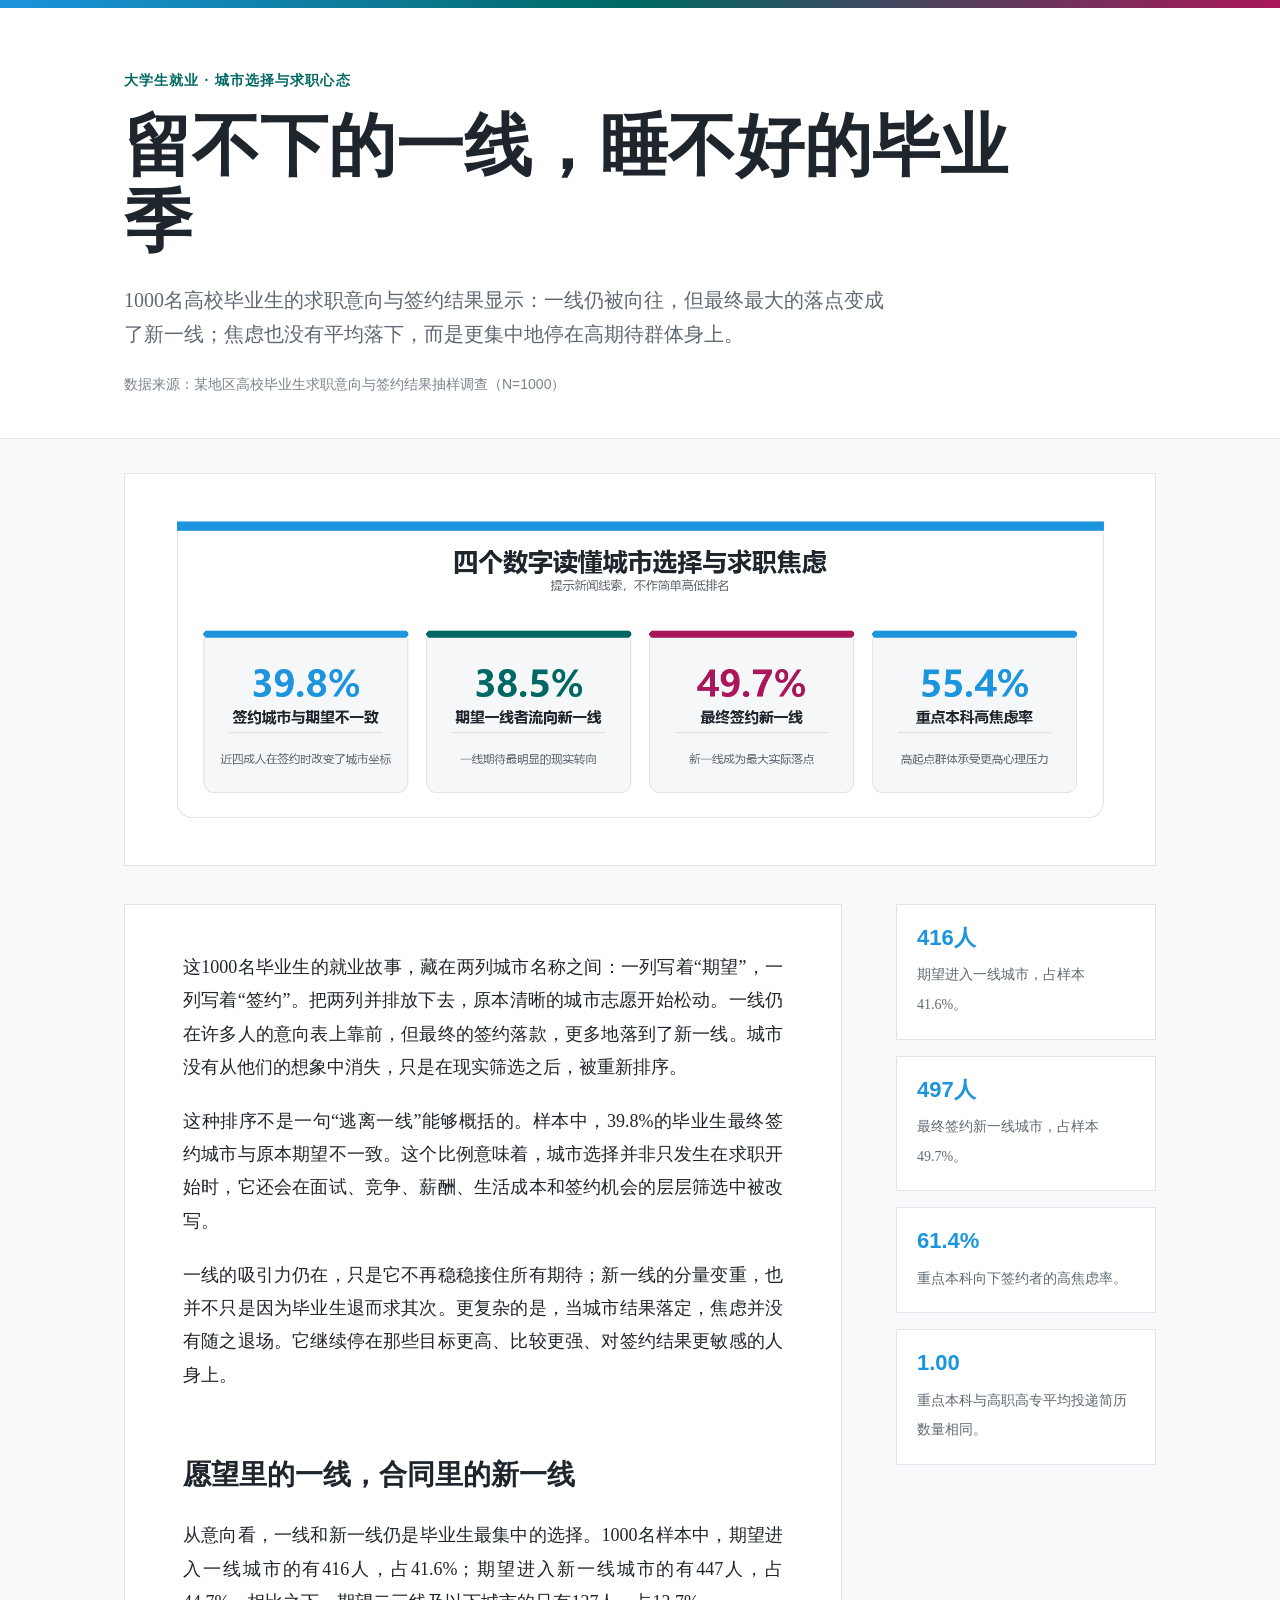
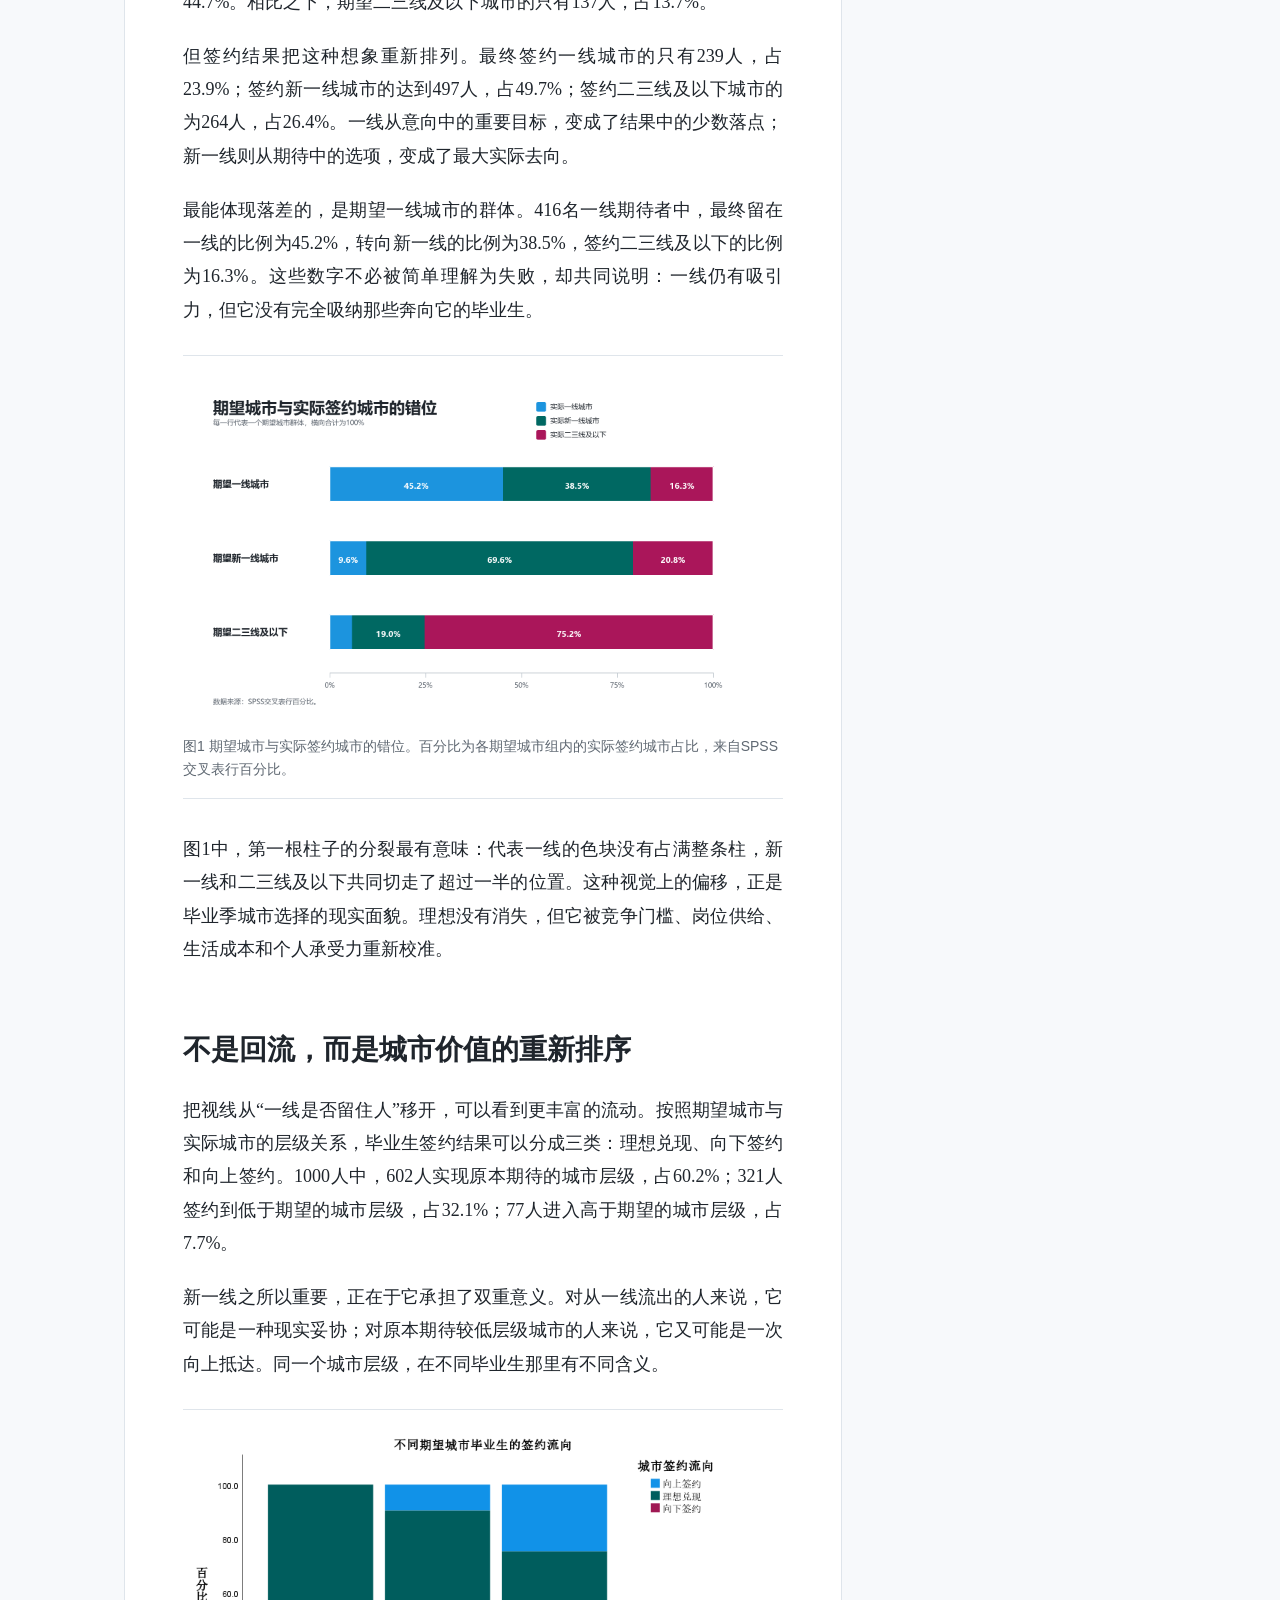
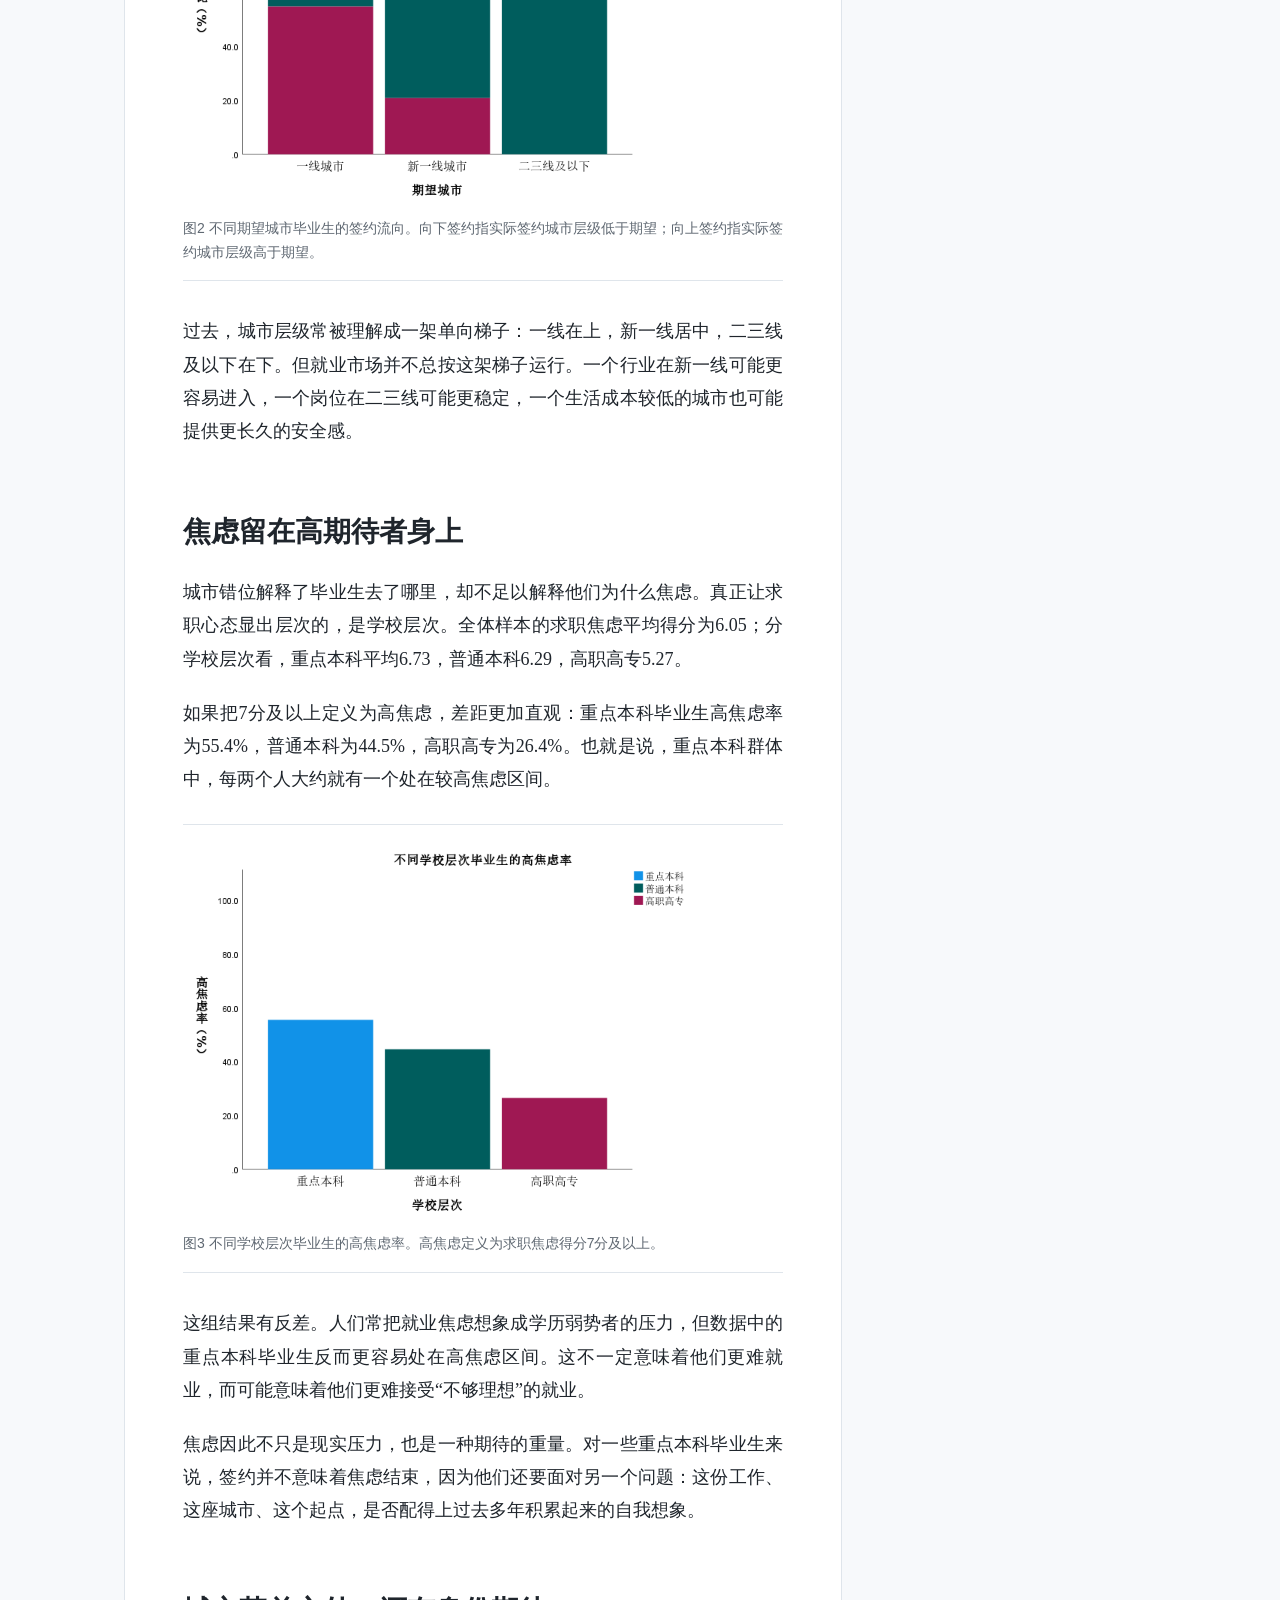
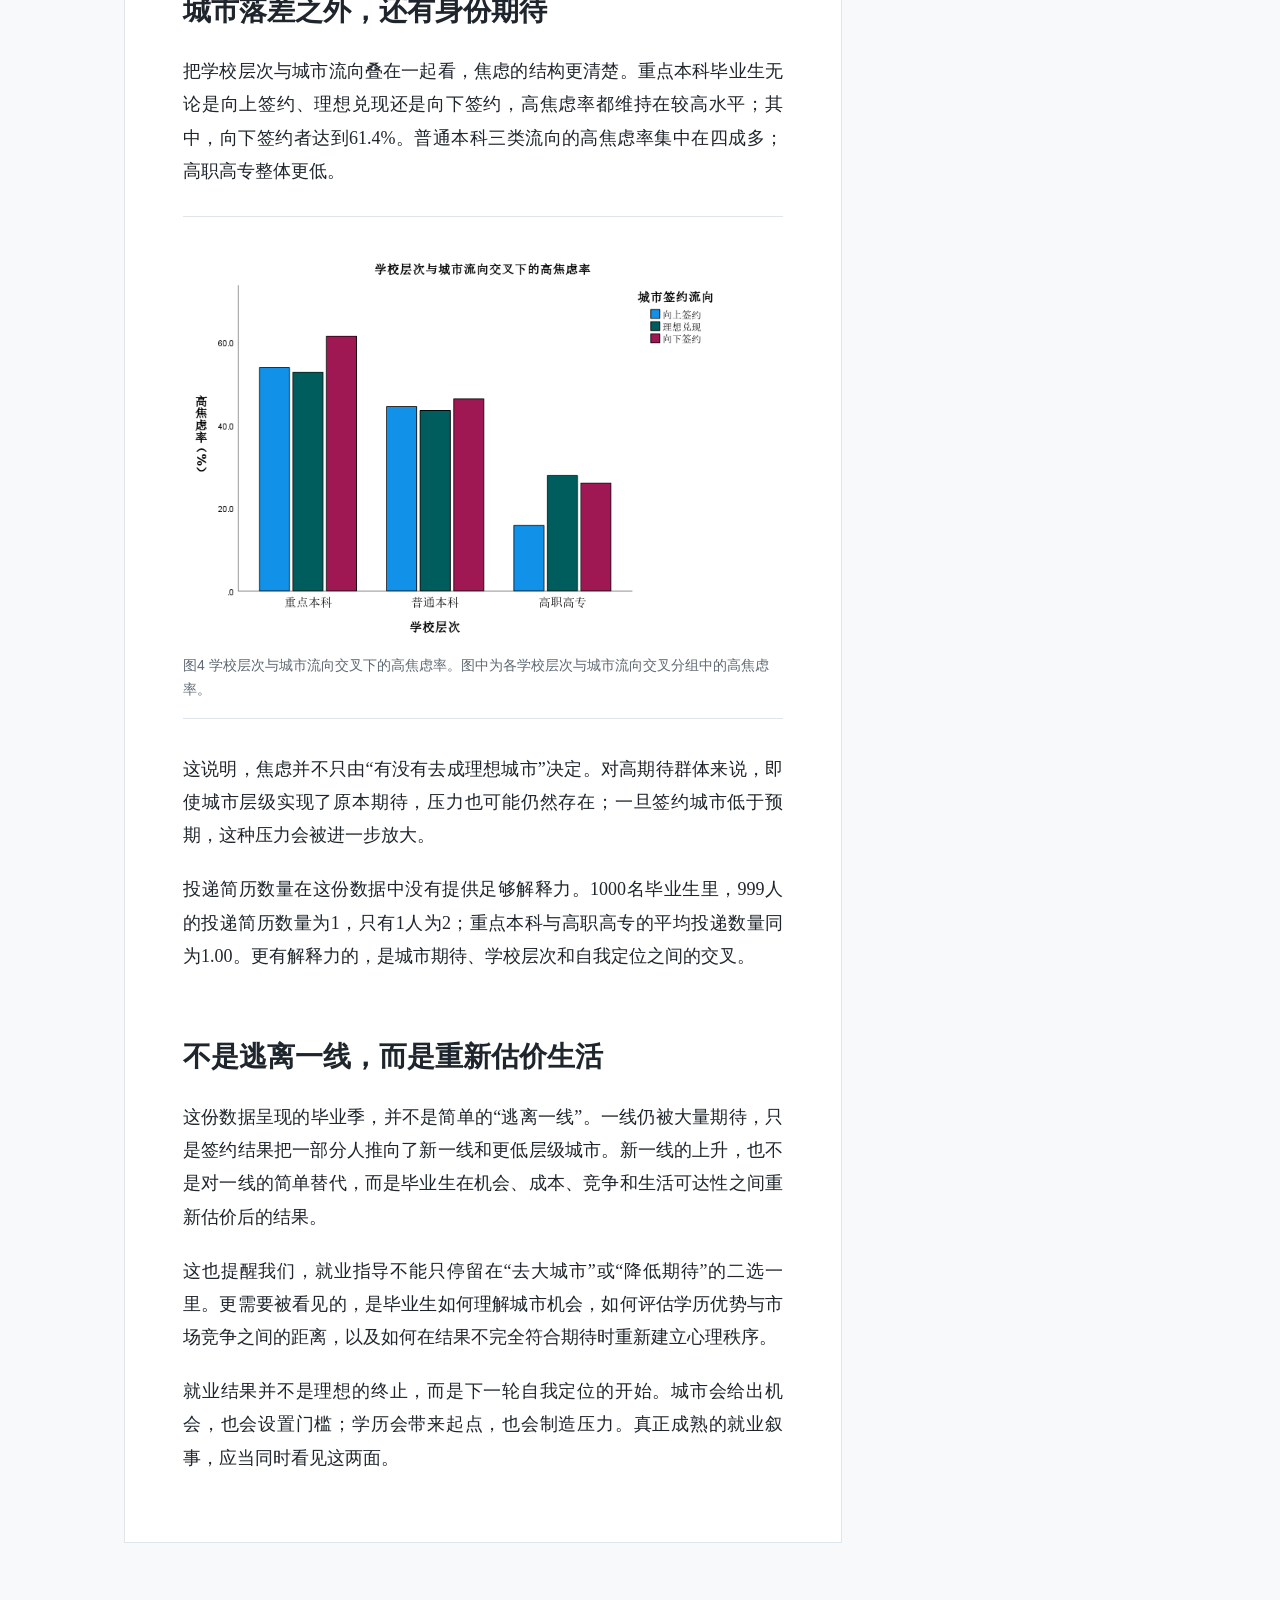
<file: index.html>
<!doctype html>
<html lang="zh-CN">
<head>
  <meta charset="utf-8" />
  <meta name="viewport" content="width=device-width, initial-scale=1" />
  <title>留不下的一线，睡不好的毕业季</title>
  <style>
    :root {
      --blue: #1c94de;
      --teal: #006862;
      --magenta: #aa165a;
      --ink: #1f252c;
      --muted: #5f6872;
      --line: #dfe5eb;
      --paper: #ffffff;
      --soft: #f4f7fa;
    }
    * { box-sizing: border-box; }
    body {
      margin: 0;
      color: var(--ink);
      background: #f7f9fb;
      font-family: "Noto Serif SC", "Source Han Serif SC", "Songti SC", "SimSun", serif;
      line-height: 1.85;
    }
    .topbar {
      height: 8px;
      background: linear-gradient(90deg, var(--blue), var(--teal), var(--magenta));
    }
    header {
      background: var(--paper);
      border-bottom: 1px solid var(--line);
    }
    .hero {
      max-width: 1080px;
      margin: 0 auto;
      padding: 64px 24px 42px;
    }
    .kicker {
      font: 700 14px/1.2 "Microsoft YaHei", sans-serif;
      letter-spacing: .08em;
      color: var(--teal);
      margin-bottom: 18px;
    }
    h1 {
      margin: 0;
      max-width: 920px;
      font: 800 clamp(34px, 6vw, 68px)/1.12 "Microsoft YaHei", "Heiti SC", sans-serif;
      letter-spacing: 0;
    }
    .subtitle {
      max-width: 760px;
      margin-top: 24px;
      color: var(--muted);
      font-size: 20px;
      line-height: 1.7;
    }
    .source {
      margin-top: 22px;
      color: #7a838d;
      font: 14px/1.6 "Microsoft YaHei", sans-serif;
    }
    main {
      max-width: 1080px;
      margin: 0 auto;
      padding: 34px 24px 80px;
    }
    .lead-card {
      background: var(--paper);
      border: 1px solid var(--line);
      padding: 28px;
      margin-bottom: 38px;
    }
    .lead-card img {
      display: block;
      width: 100%;
      height: auto;
    }
    article {
      display: grid;
      grid-template-columns: minmax(0, 720px) 260px;
      gap: 54px;
      align-items: start;
    }
    .story {
      background: var(--paper);
      border: 1px solid var(--line);
      padding: 46px min(6vw, 58px);
    }
    .story p {
      margin: 0 0 1.15em;
      font-size: 18px;
      text-align: justify;
    }
    .story h2 {
      margin: 2.1em 0 .9em;
      padding-top: .2em;
      font: 800 28px/1.35 "Microsoft YaHei", "Heiti SC", sans-serif;
      letter-spacing: 0;
    }
    .story h2:first-child { margin-top: 0; }
    .figure {
      margin: 28px 0 34px;
      border-top: 1px solid var(--line);
      border-bottom: 1px solid var(--line);
      padding: 22px 0 16px;
    }
    .figure img {
      width: 100%;
      display: block;
      background: #fff;
    }
    .caption {
      margin-top: 10px;
      color: var(--muted);
      font: 14px/1.7 "Microsoft YaHei", sans-serif;
    }
    .side {
      position: sticky;
      top: 24px;
      display: grid;
      gap: 16px;
    }
    .side-card {
      background: var(--paper);
      border: 1px solid var(--line);
      padding: 20px;
    }
    .side-card b {
      display: block;
      margin-bottom: 8px;
      font: 800 22px/1.2 "Microsoft YaHei", sans-serif;
      color: var(--blue);
    }
    .side-card span {
      color: var(--muted);
      font-size: 14px;
      line-height: 1.7;
    }
    .method {
      margin-top: 36px;
      padding: 22px 24px;
      background: var(--soft);
      border-left: 5px solid var(--teal);
      color: #3c4651;
      font-size: 15px;
      line-height: 1.8;
    }
    @media (max-width: 900px) {
      article { display: block; }
      .side { position: static; grid-template-columns: repeat(2, minmax(0, 1fr)); margin: 24px 0; }
    }
    @media (max-width: 620px) {
      .hero { padding-top: 42px; }
      .story { padding: 28px 20px; }
      .story p { font-size: 16px; }
      .side { grid-template-columns: 1fr; }
    }
  </style>
</head>
<body>
  <div class="topbar"></div>
  <header>
    <section class="hero">
      <div class="kicker">大学生就业 · 城市选择与求职心态</div>
      <h1>留不下的一线，睡不好的毕业季</h1>
      <p class="subtitle">1000名高校毕业生的求职意向与签约结果显示：一线仍被向往，但最终最大的落点变成了新一线；焦虑也没有平均落下，而是更集中地停在高期待群体身上。</p>
      <div class="source">数据来源：某地区高校毕业生求职意向与签约结果抽样调查（N=1000）</div>
    </section>
  </header>
  <main>
    <section class="lead-card">
      <img src="assets/key_numbers.png" alt="四个数字读懂毕业生城市选择与求职焦虑" />
    </section>
    <article>
      <section class="story">
        <p>这1000名毕业生的就业故事，藏在两列城市名称之间：一列写着“期望”，一列写着“签约”。把两列并排放下去，原本清晰的城市志愿开始松动。一线仍在许多人的意向表上靠前，但最终的签约落款，更多地落到了新一线。城市没有从他们的想象中消失，只是在现实筛选之后，被重新排序。</p>
        <p>这种排序不是一句“逃离一线”能够概括的。样本中，39.8%的毕业生最终签约城市与原本期望不一致。这个比例意味着，城市选择并非只发生在求职开始时，它还会在面试、竞争、薪酬、生活成本和签约机会的层层筛选中被改写。</p>
        <p>一线的吸引力仍在，只是它不再稳稳接住所有期待；新一线的分量变重，也并不只是因为毕业生退而求其次。更复杂的是，当城市结果落定，焦虑并没有随之退场。它继续停在那些目标更高、比较更强、对签约结果更敏感的人身上。</p>

        <h2>愿望里的一线，合同里的新一线</h2>
        <p>从意向看，一线和新一线仍是毕业生最集中的选择。1000名样本中，期望进入一线城市的有416人，占41.6%；期望进入新一线城市的有447人，占44.7%。相比之下，期望二三线及以下城市的只有137人，占13.7%。</p>
        <p>但签约结果把这种想象重新排列。最终签约一线城市的只有239人，占23.9%；签约新一线城市的达到497人，占49.7%；签约二三线及以下城市的为264人，占26.4%。一线从意向中的重要目标，变成了结果中的少数落点；新一线则从期待中的选项，变成了最大实际去向。</p>
        <p>最能体现落差的，是期望一线城市的群体。416名一线期待者中，最终留在一线的比例为45.2%，转向新一线的比例为38.5%，签约二三线及以下的比例为16.3%。这些数字不必被简单理解为失败，却共同说明：一线仍有吸引力，但它没有完全吸纳那些奔向它的毕业生。</p>
        <figure class="figure">
          <img src="assets/city_mismatch.png" alt="期望城市与实际签约城市的错位" />
          <figcaption class="caption">图1 期望城市与实际签约城市的错位。百分比为各期望城市组内的实际签约城市占比，来自SPSS交叉表行百分比。</figcaption>
        </figure>
        <p>图1中，第一根柱子的分裂最有意味：代表一线的色块没有占满整条柱，新一线和二三线及以下共同切走了超过一半的位置。这种视觉上的偏移，正是毕业季城市选择的现实面貌。理想没有消失，但它被竞争门槛、岗位供给、生活成本和个人承受力重新校准。</p>

        <h2>不是回流，而是城市价值的重新排序</h2>
        <p>把视线从“一线是否留住人”移开，可以看到更丰富的流动。按照期望城市与实际城市的层级关系，毕业生签约结果可以分成三类：理想兑现、向下签约和向上签约。1000人中，602人实现原本期待的城市层级，占60.2%；321人签约到低于期望的城市层级，占32.1%；77人进入高于期望的城市层级，占7.7%。</p>
        <p>新一线之所以重要，正在于它承担了双重意义。对从一线流出的人来说，它可能是一种现实妥协；对原本期待较低层级城市的人来说，它又可能是一次向上抵达。同一个城市层级，在不同毕业生那里有不同含义。</p>
        <figure class="figure">
          <img src="assets/city_flow.png" alt="不同期望城市毕业生的签约流向" />
          <figcaption class="caption">图2 不同期望城市毕业生的签约流向。向下签约指实际签约城市层级低于期望；向上签约指实际签约城市层级高于期望。</figcaption>
        </figure>
        <p>过去，城市层级常被理解成一架单向梯子：一线在上，新一线居中，二三线及以下在下。但就业市场并不总按这架梯子运行。一个行业在新一线可能更容易进入，一个岗位在二三线可能更稳定，一个生活成本较低的城市也可能提供更长久的安全感。</p>

        <h2>焦虑留在高期待者身上</h2>
        <p>城市错位解释了毕业生去了哪里，却不足以解释他们为什么焦虑。真正让求职心态显出层次的，是学校层次。全体样本的求职焦虑平均得分为6.05；分学校层次看，重点本科平均6.73，普通本科6.29，高职高专5.27。</p>
        <p>如果把7分及以上定义为高焦虑，差距更加直观：重点本科毕业生高焦虑率为55.4%，普通本科为44.5%，高职高专为26.4%。也就是说，重点本科群体中，每两个人大约就有一个处在较高焦虑区间。</p>
        <figure class="figure">
          <img src="assets/anxiety_school.png" alt="不同学校层次毕业生的高焦虑率" />
          <figcaption class="caption">图3 不同学校层次毕业生的高焦虑率。高焦虑定义为求职焦虑得分7分及以上。</figcaption>
        </figure>
        <p>这组结果有反差。人们常把就业焦虑想象成学历弱势者的压力，但数据中的重点本科毕业生反而更容易处在高焦虑区间。这不一定意味着他们更难就业，而可能意味着他们更难接受“不够理想”的就业。</p>
        <p>焦虑因此不只是现实压力，也是一种期待的重量。对一些重点本科毕业生来说，签约并不意味着焦虑结束，因为他们还要面对另一个问题：这份工作、这座城市、这个起点，是否配得上过去多年积累起来的自我想象。</p>

        <h2>城市落差之外，还有身份期待</h2>
        <p>把学校层次与城市流向叠在一起看，焦虑的结构更清楚。重点本科毕业生无论是向上签约、理想兑现还是向下签约，高焦虑率都维持在较高水平；其中，向下签约者达到61.4%。普通本科三类流向的高焦虑率集中在四成多；高职高专整体更低。</p>
        <figure class="figure">
          <img src="assets/anxiety_cross.png" alt="学校层次与城市流向交叉下的高焦虑率" />
          <figcaption class="caption">图4 学校层次与城市流向交叉下的高焦虑率。图中为各学校层次与城市流向交叉分组中的高焦虑率。</figcaption>
        </figure>
        <p>这说明，焦虑并不只由“有没有去成理想城市”决定。对高期待群体来说，即使城市层级实现了原本期待，压力也可能仍然存在；一旦签约城市低于预期，这种压力会被进一步放大。</p>
        <p>投递简历数量在这份数据中没有提供足够解释力。1000名毕业生里，999人的投递简历数量为1，只有1人为2；重点本科与高职高专的平均投递数量同为1.00。更有解释力的，是城市期待、学校层次和自我定位之间的交叉。</p>

        <h2>不是逃离一线，而是重新估价生活</h2>
        <p>这份数据呈现的毕业季，并不是简单的“逃离一线”。一线仍被大量期待，只是签约结果把一部分人推向了新一线和更低层级城市。新一线的上升，也不是对一线的简单替代，而是毕业生在机会、成本、竞争和生活可达性之间重新估价后的结果。</p>
        <p>这也提醒我们，就业指导不能只停留在“去大城市”或“降低期待”的二选一里。更需要被看见的，是毕业生如何理解城市机会，如何评估学历优势与市场竞争之间的距离，以及如何在结果不完全符合期待时重新建立心理秩序。</p>
        <p>就业结果并不是理想的终止，而是下一轮自我定位的开始。城市会给出机会，也会设置门槛；学历会带来起点，也会制造压力。真正成熟的就业叙事，应当同时看见这两面。</p>

      </section>
      <aside class="side">
        <div class="side-card"><b>416人</b><span>期望进入一线城市，占样本41.6%。</span></div>
        <div class="side-card"><b>497人</b><span>最终签约新一线城市，占样本49.7%。</span></div>
        <div class="side-card"><b>61.4%</b><span>重点本科向下签约者的高焦虑率。</span></div>
        <div class="side-card"><b>1.00</b><span>重点本科与高职高专平均投递简历数量相同。</span></div>
      </aside>
    </article>
  </main>
</body>
</html>
</file>
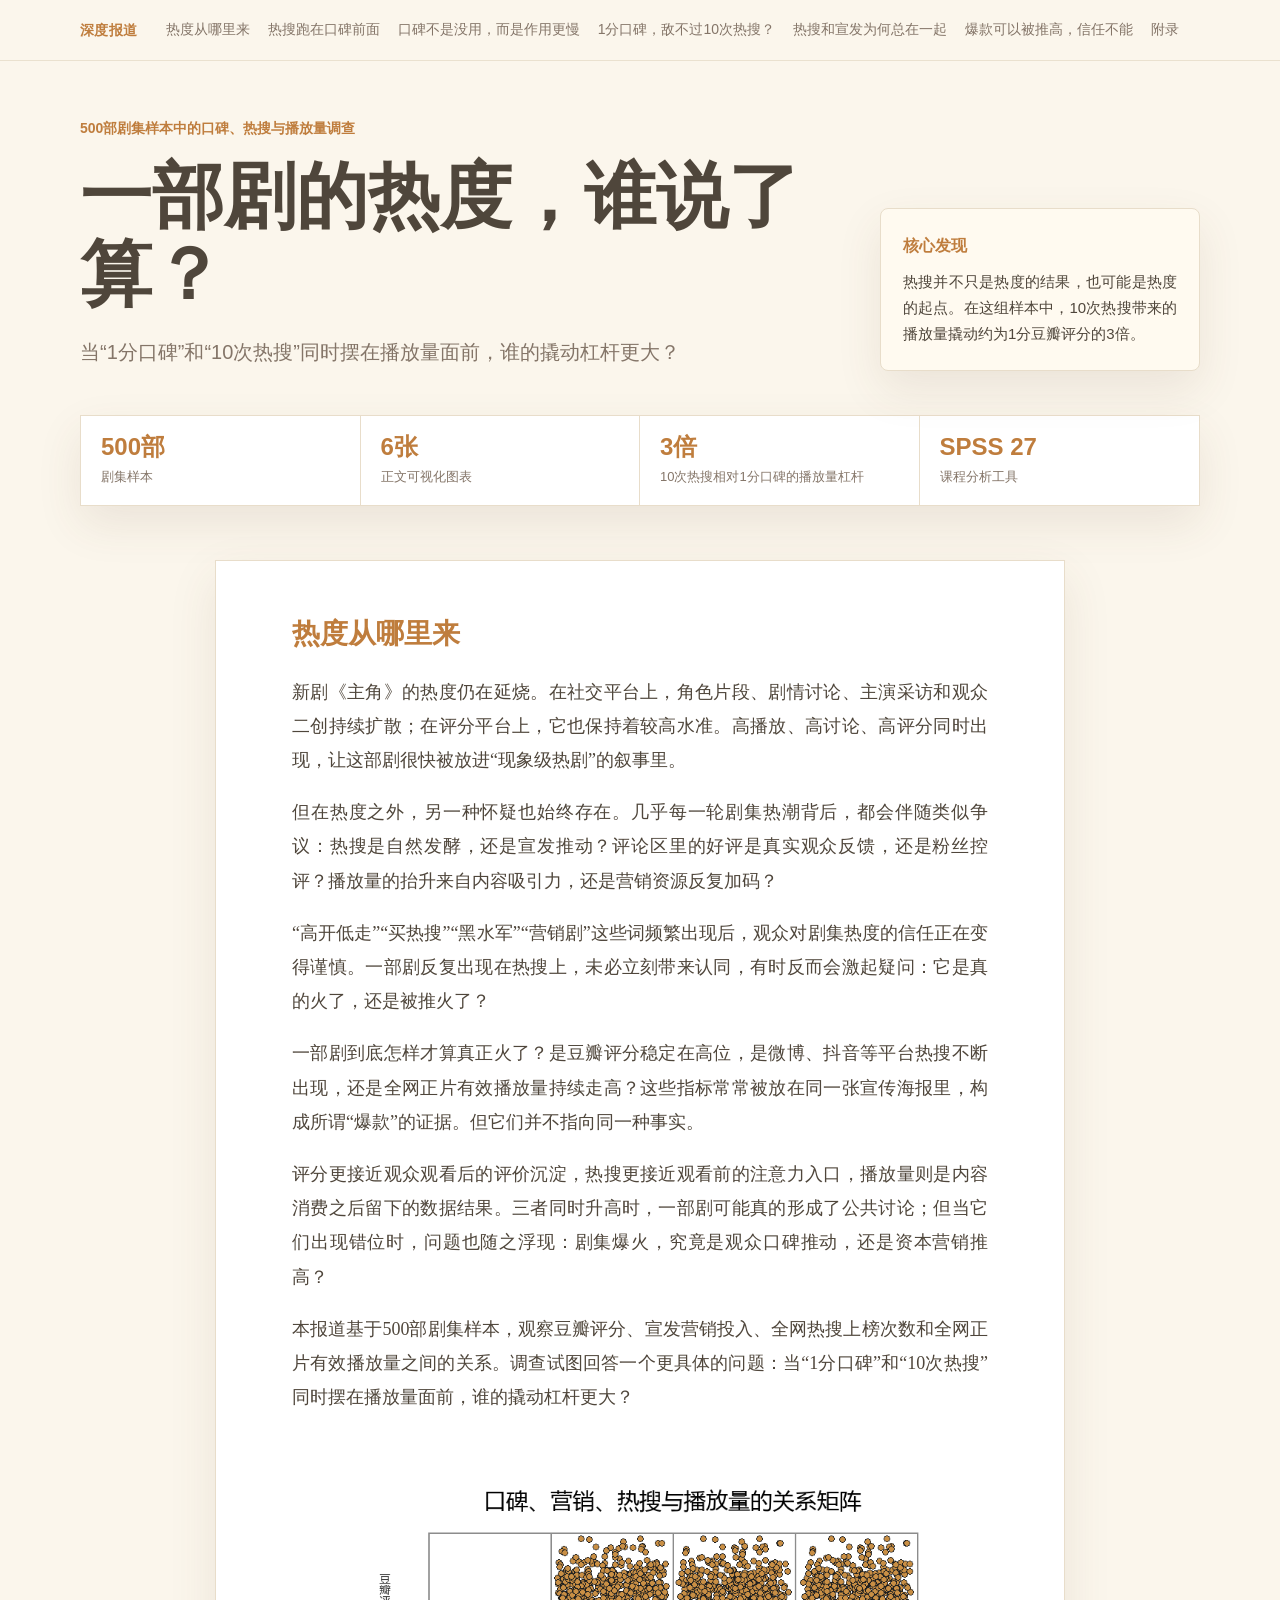
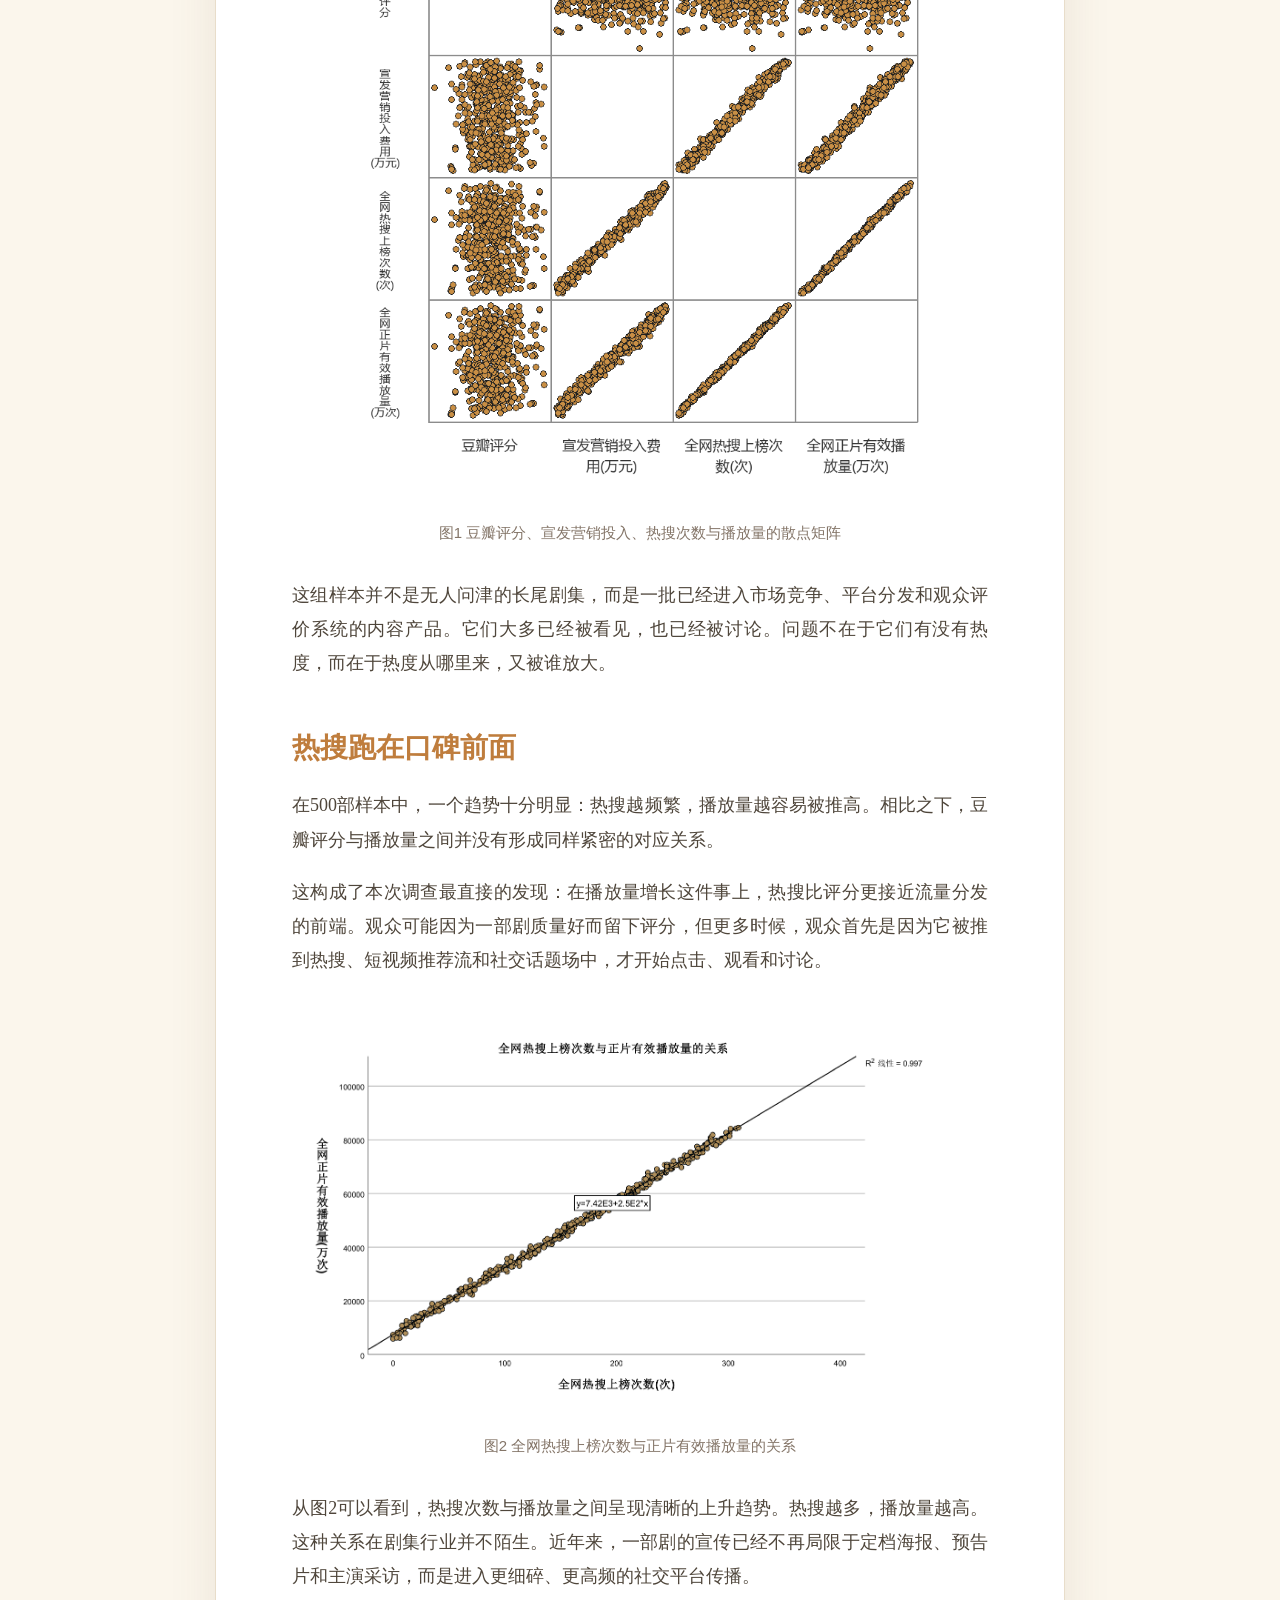
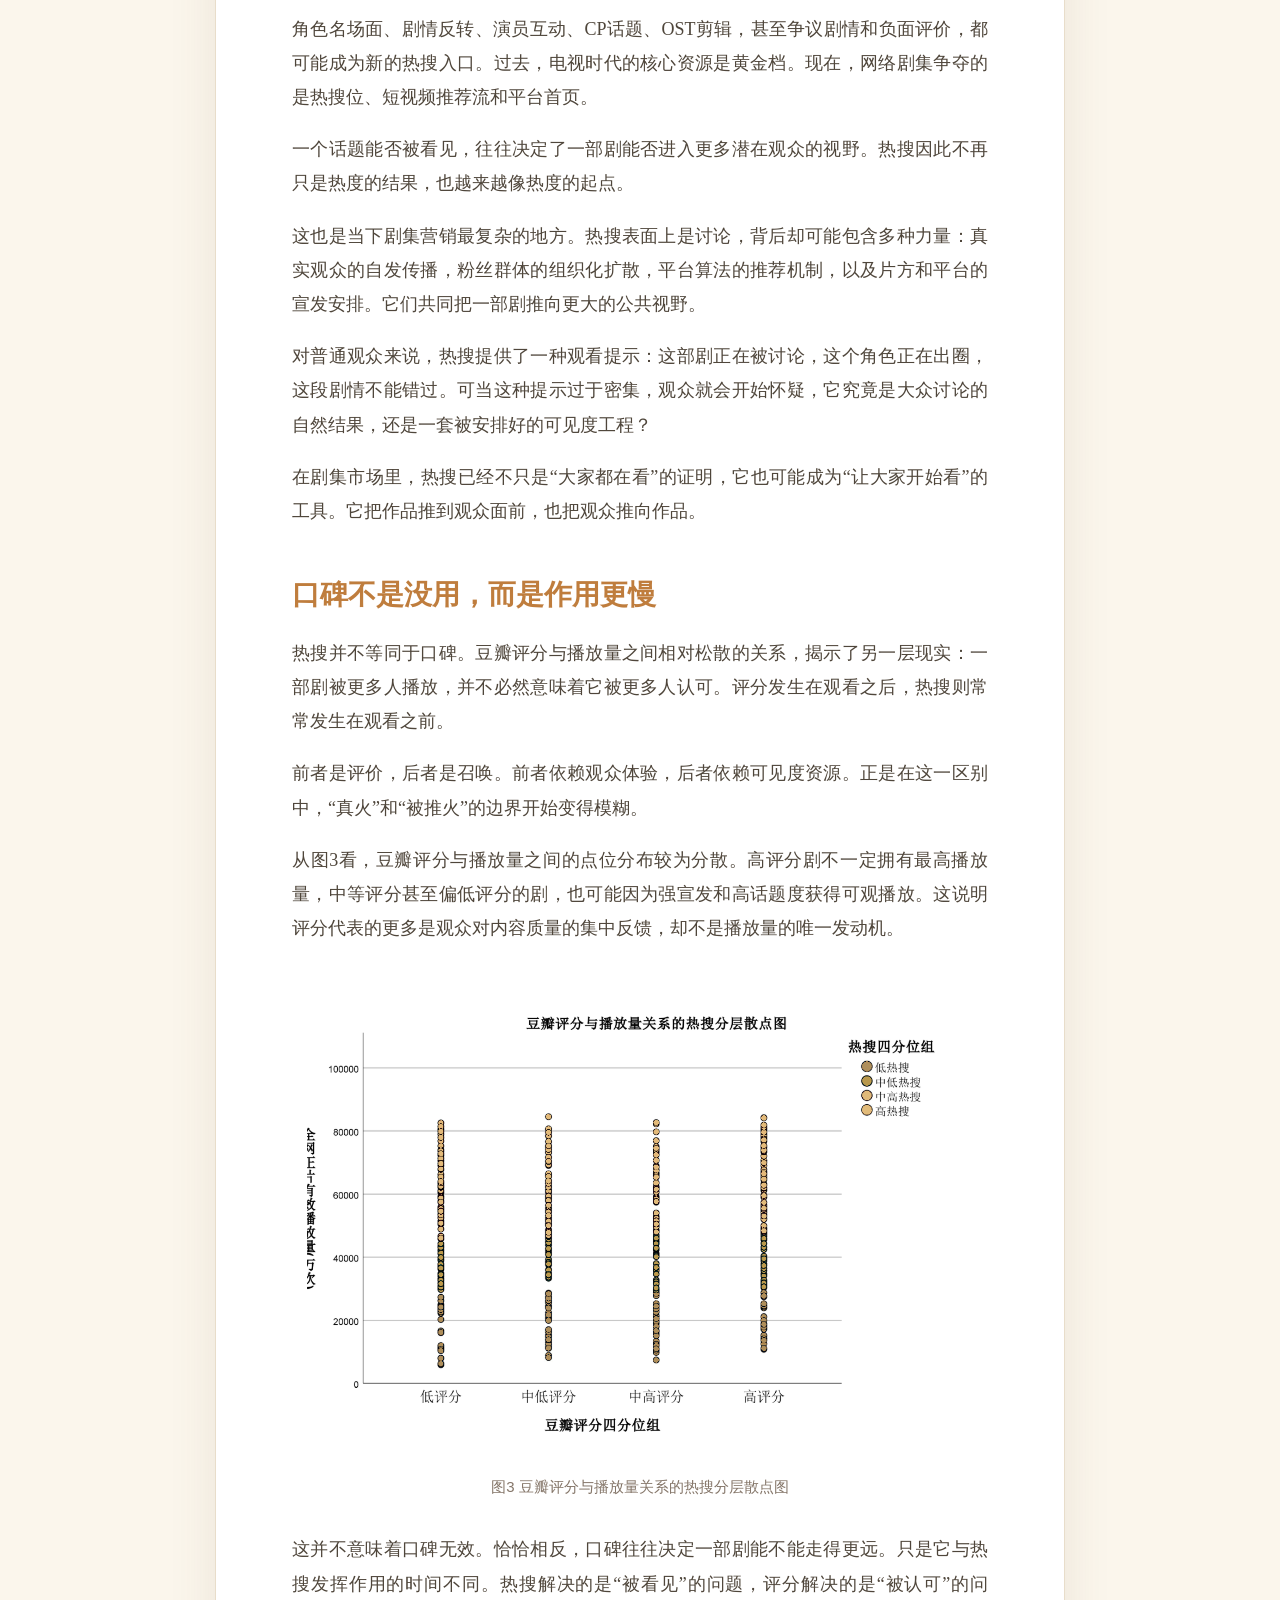
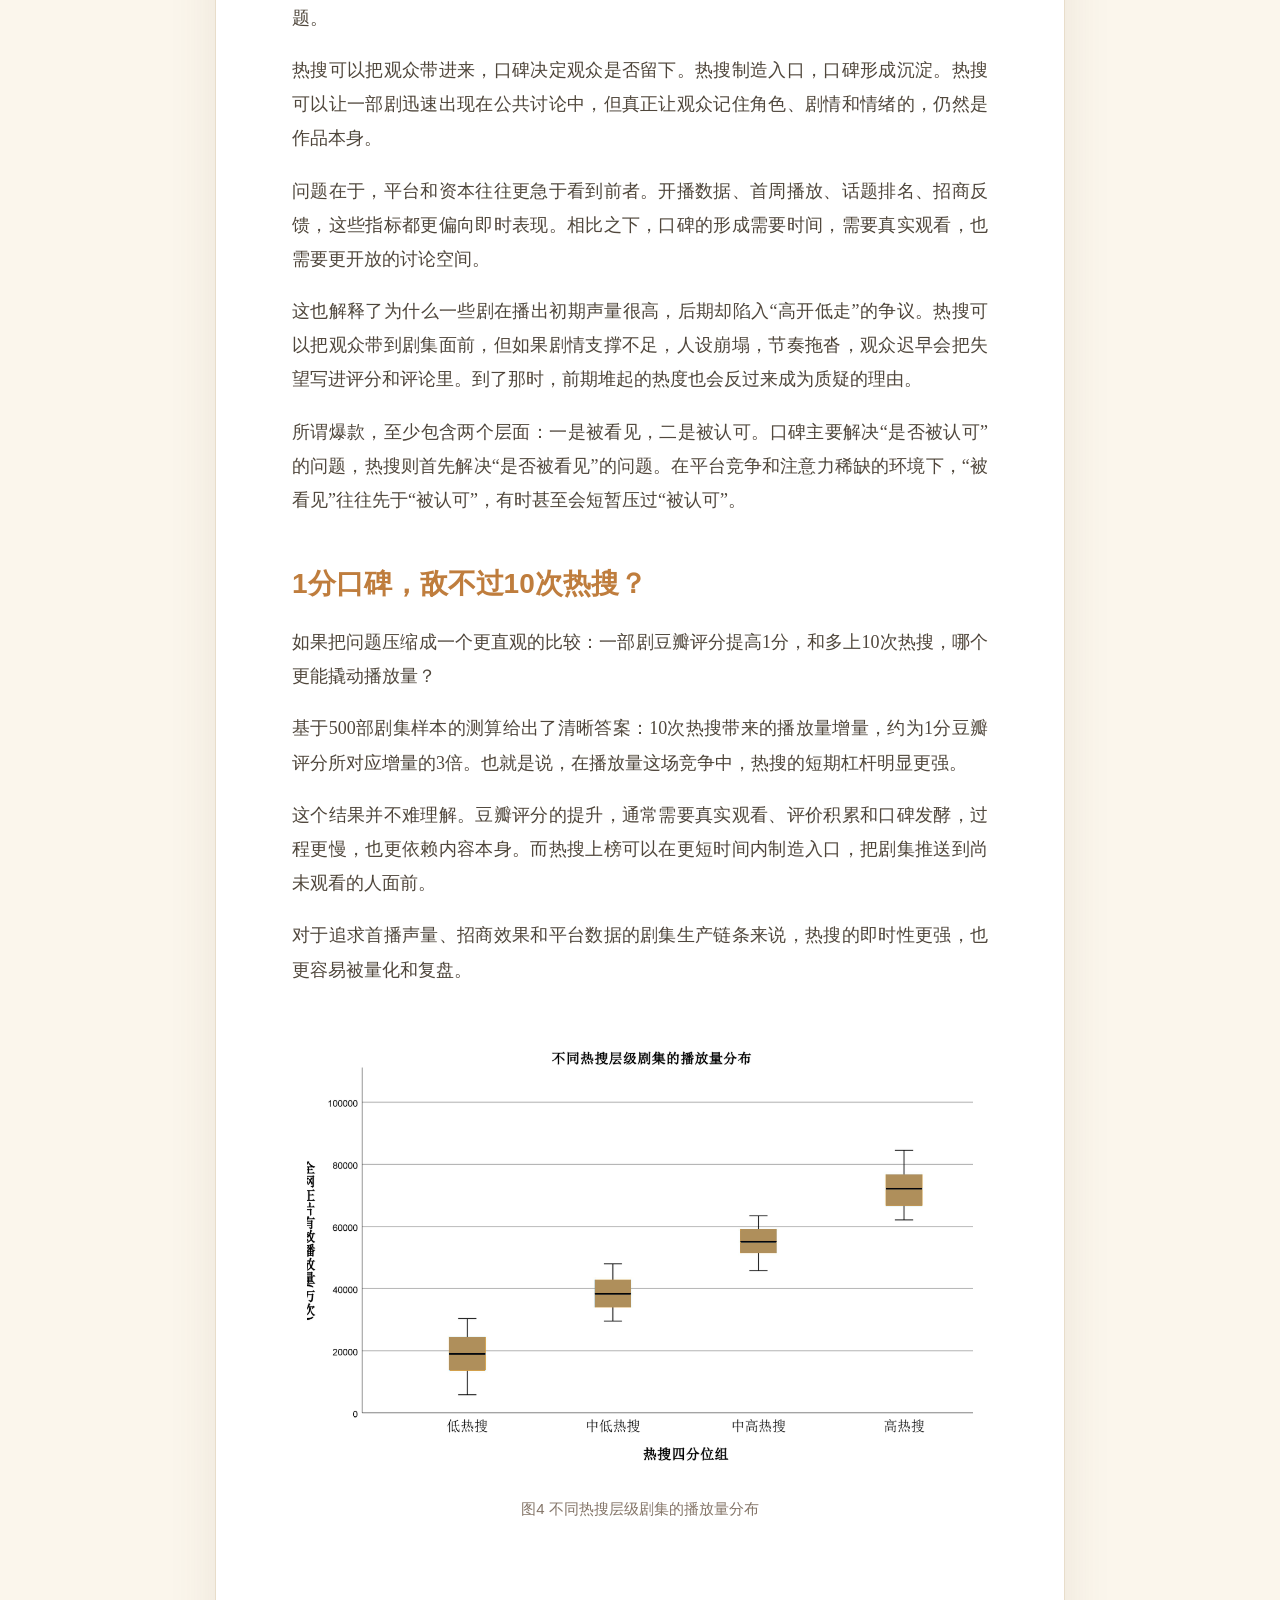
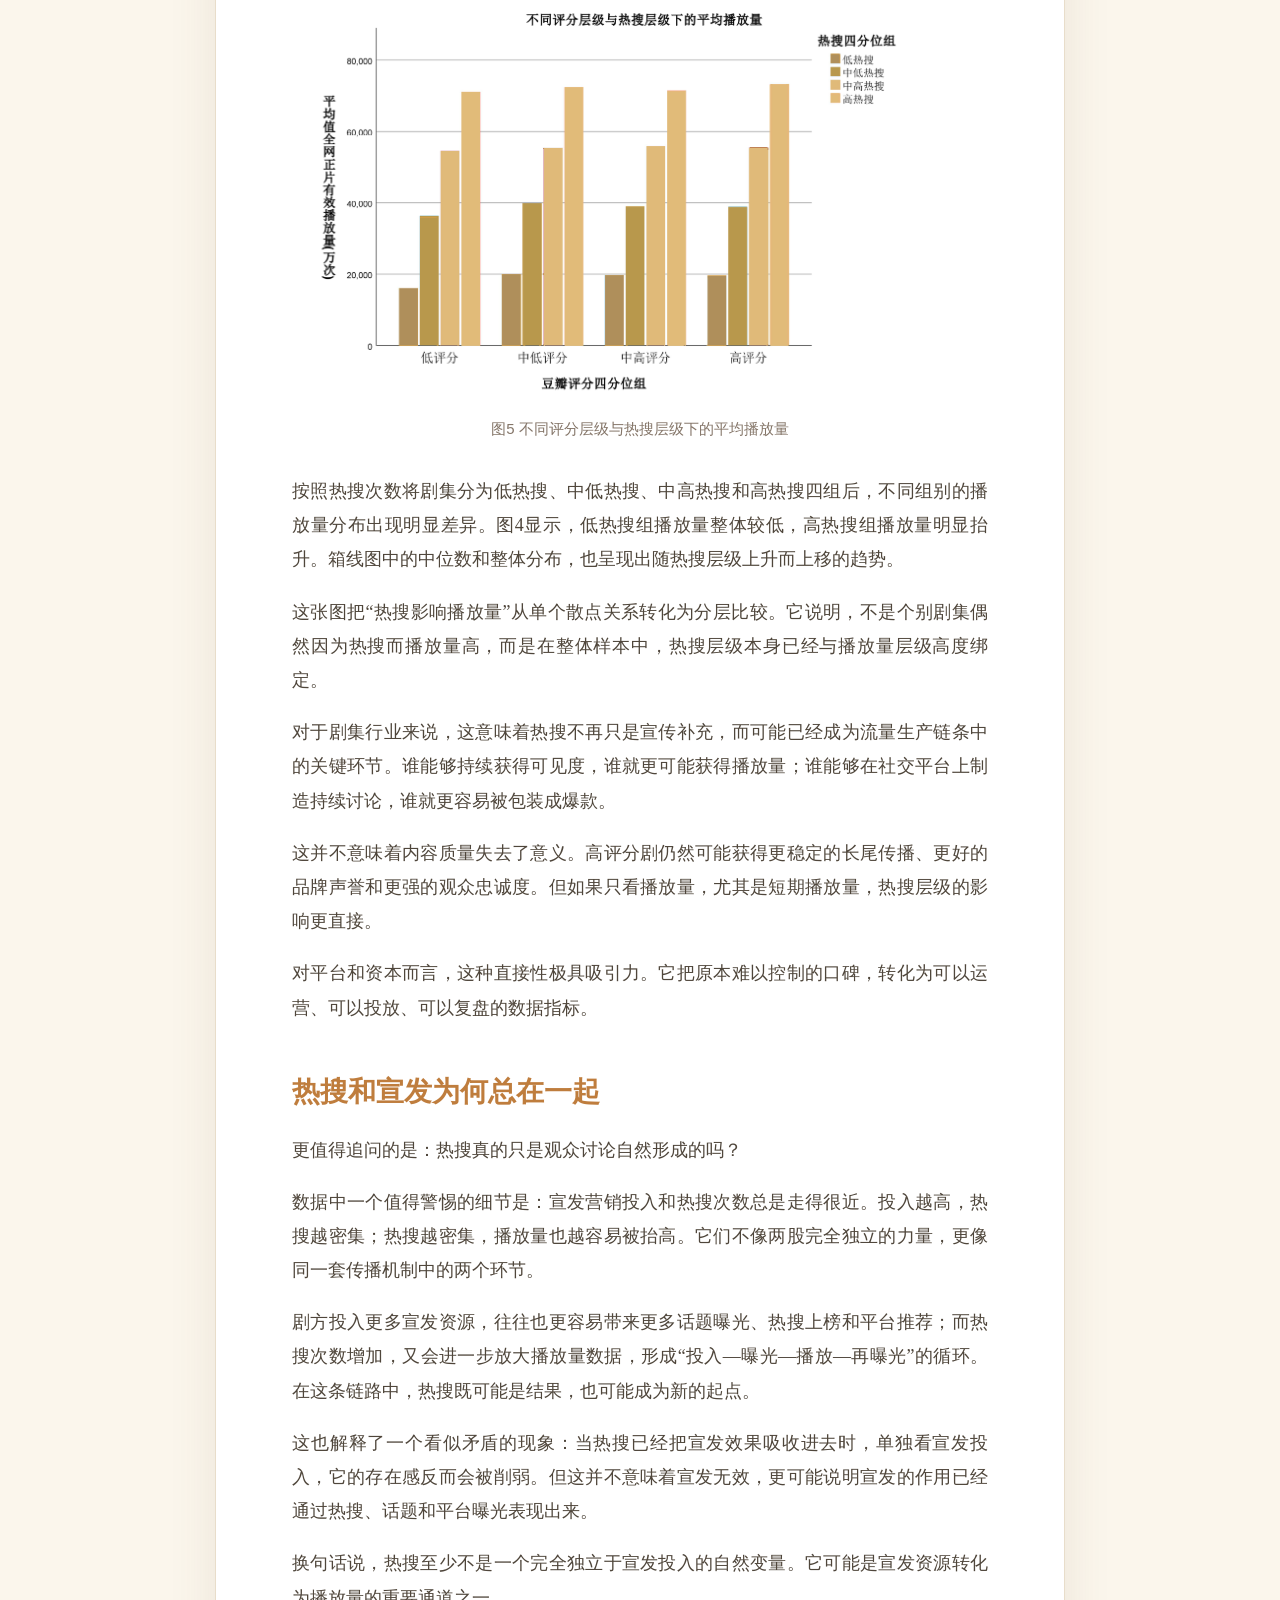
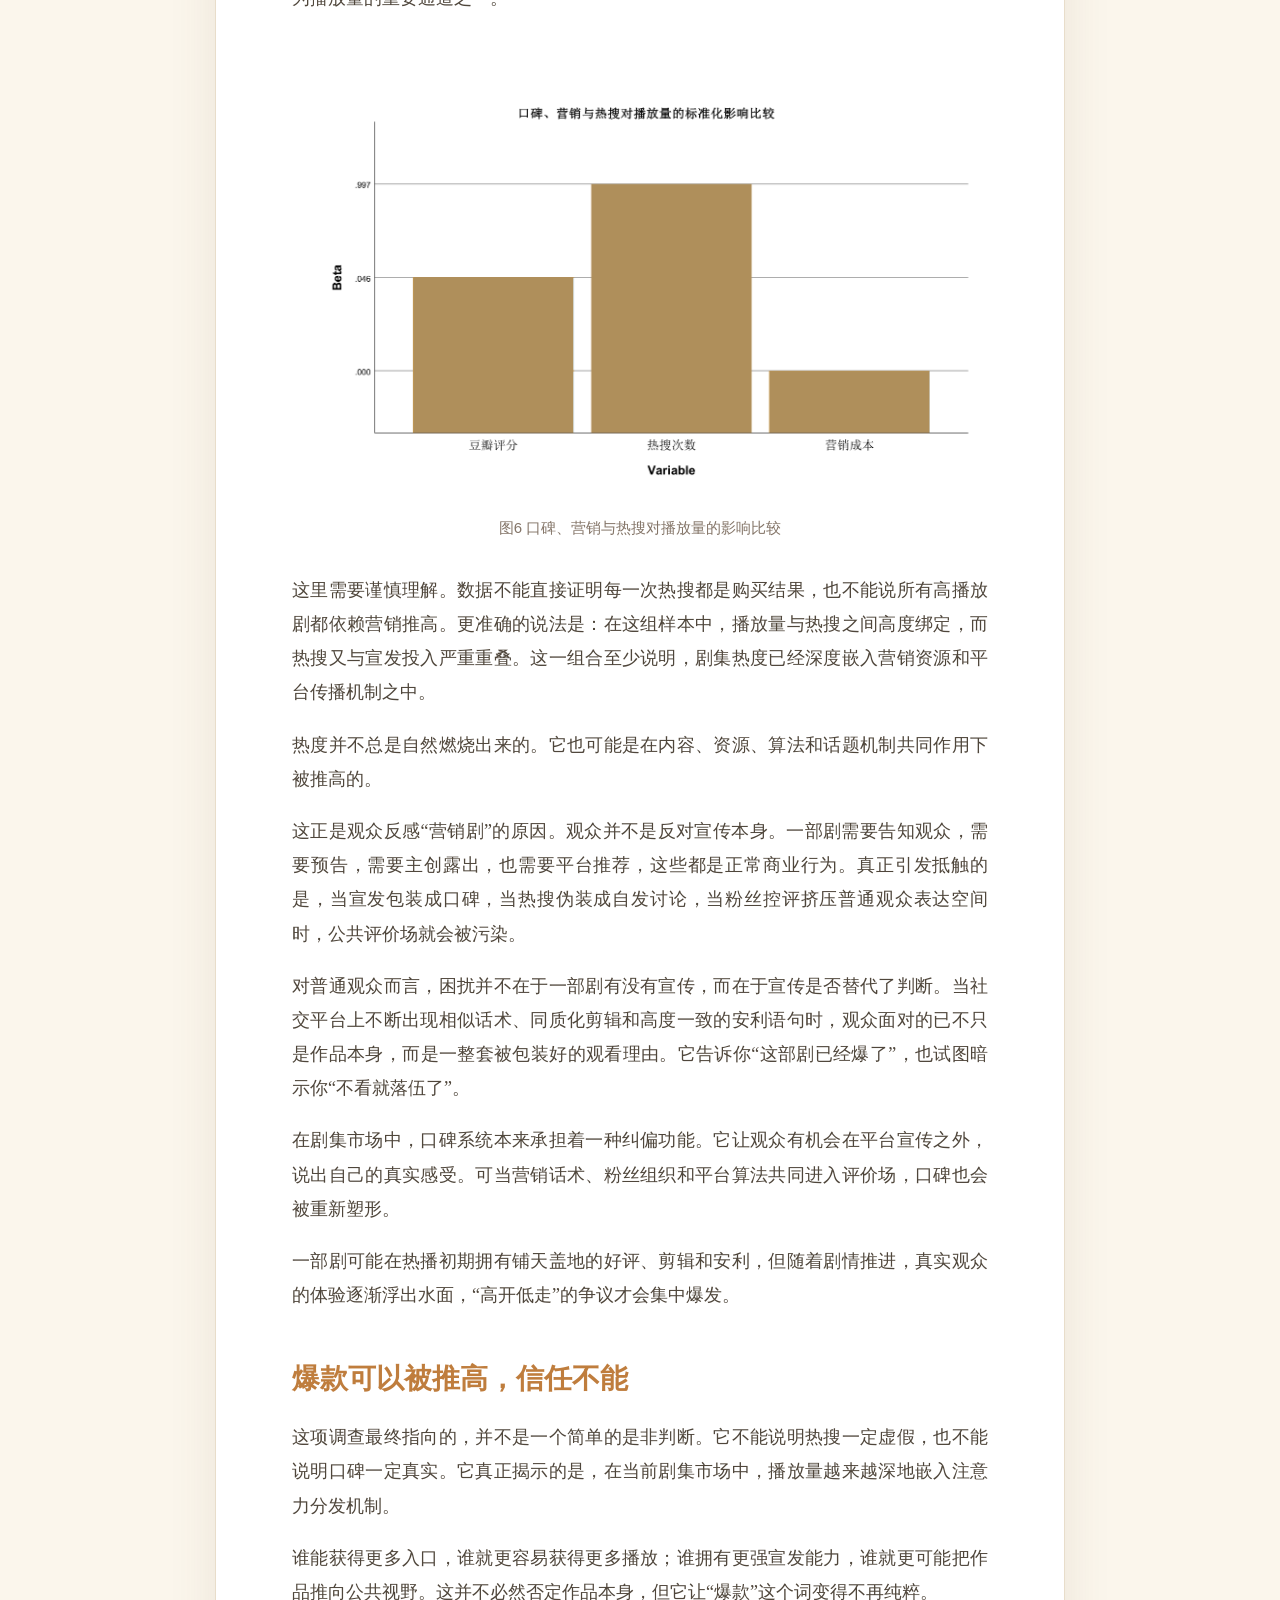
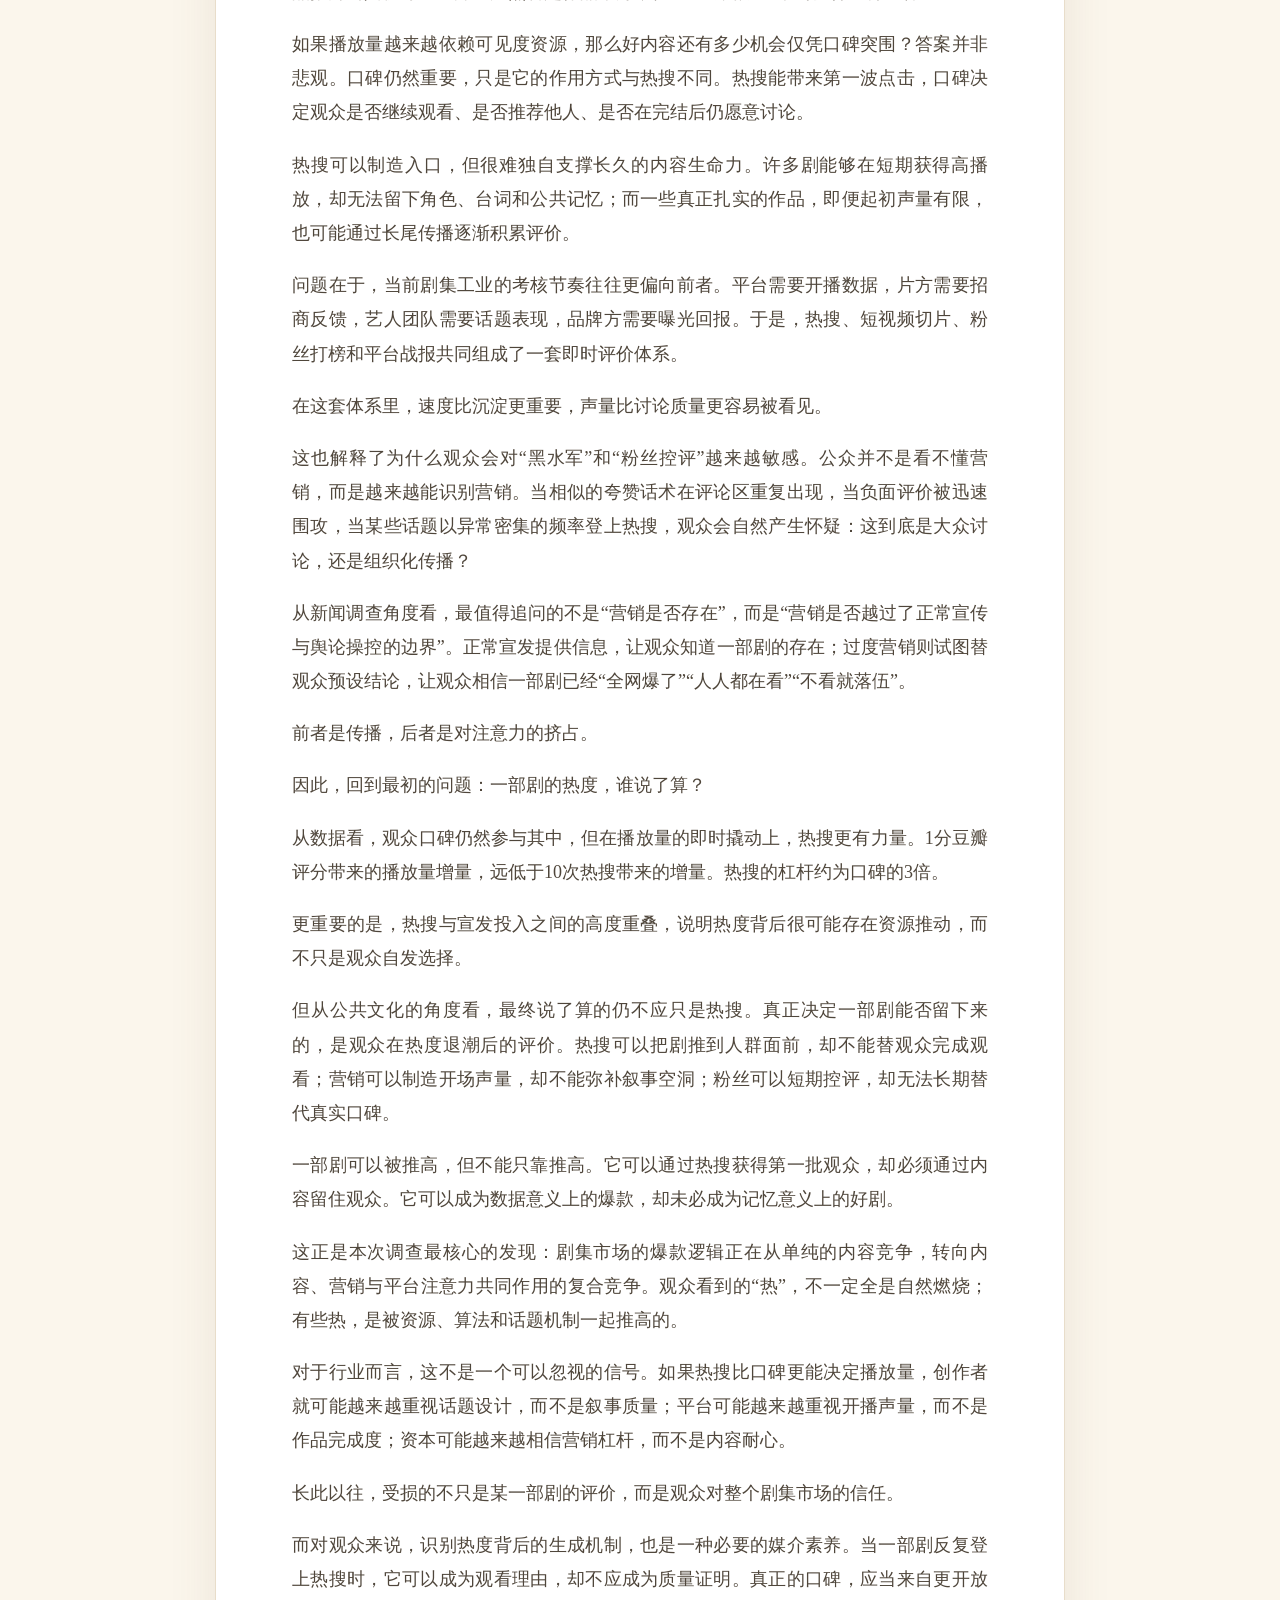
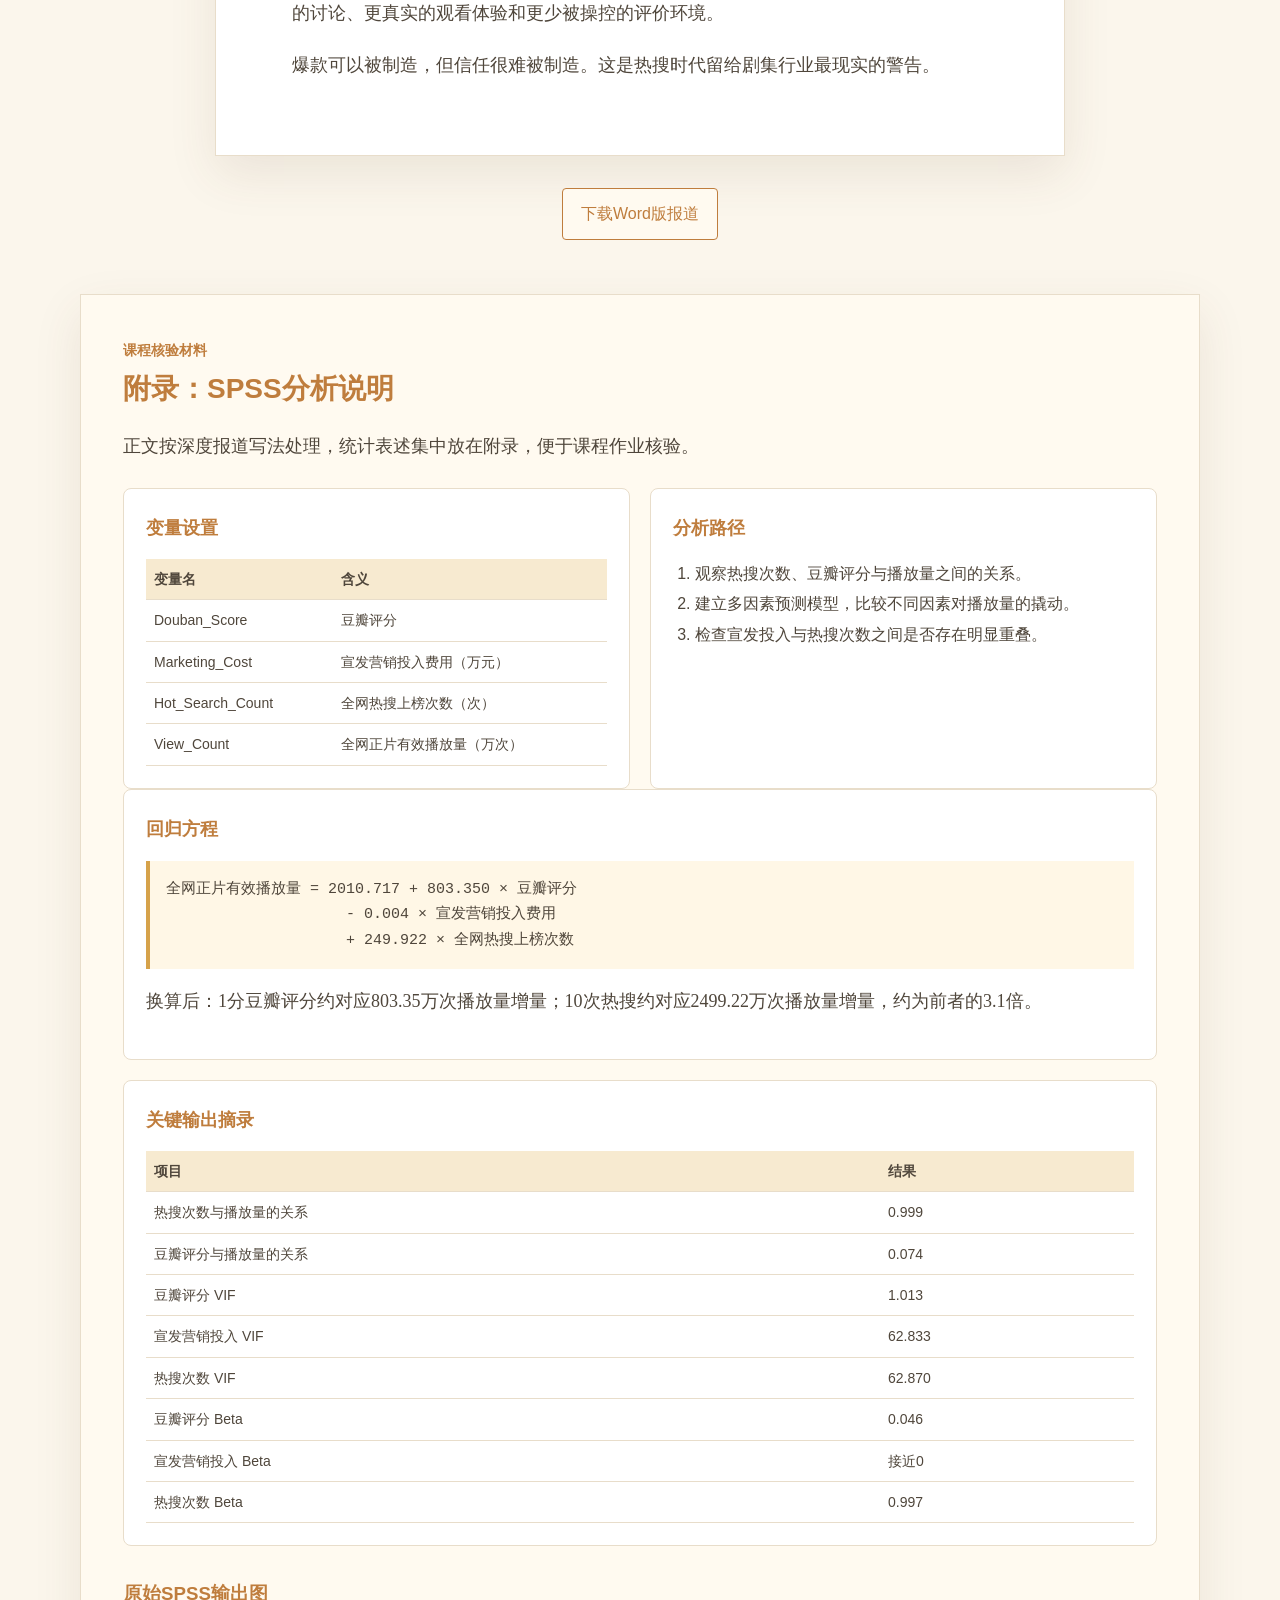
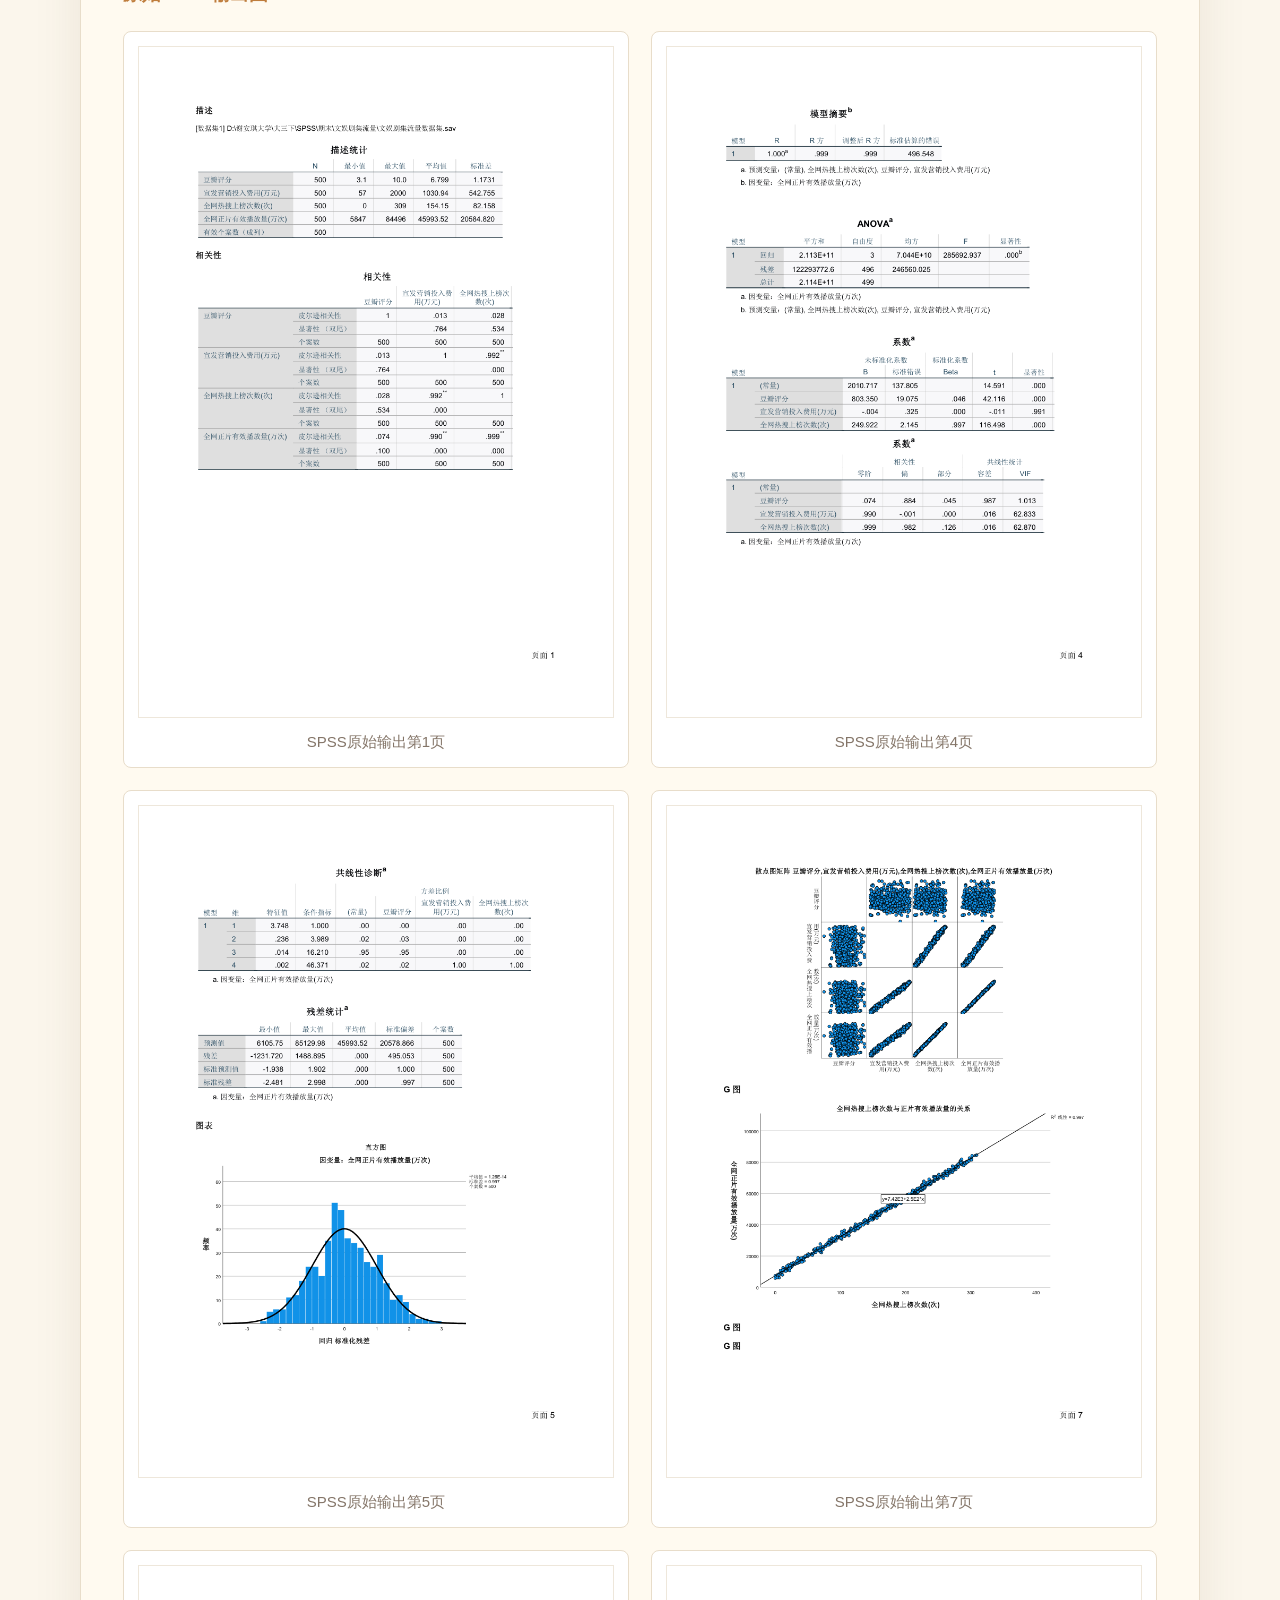
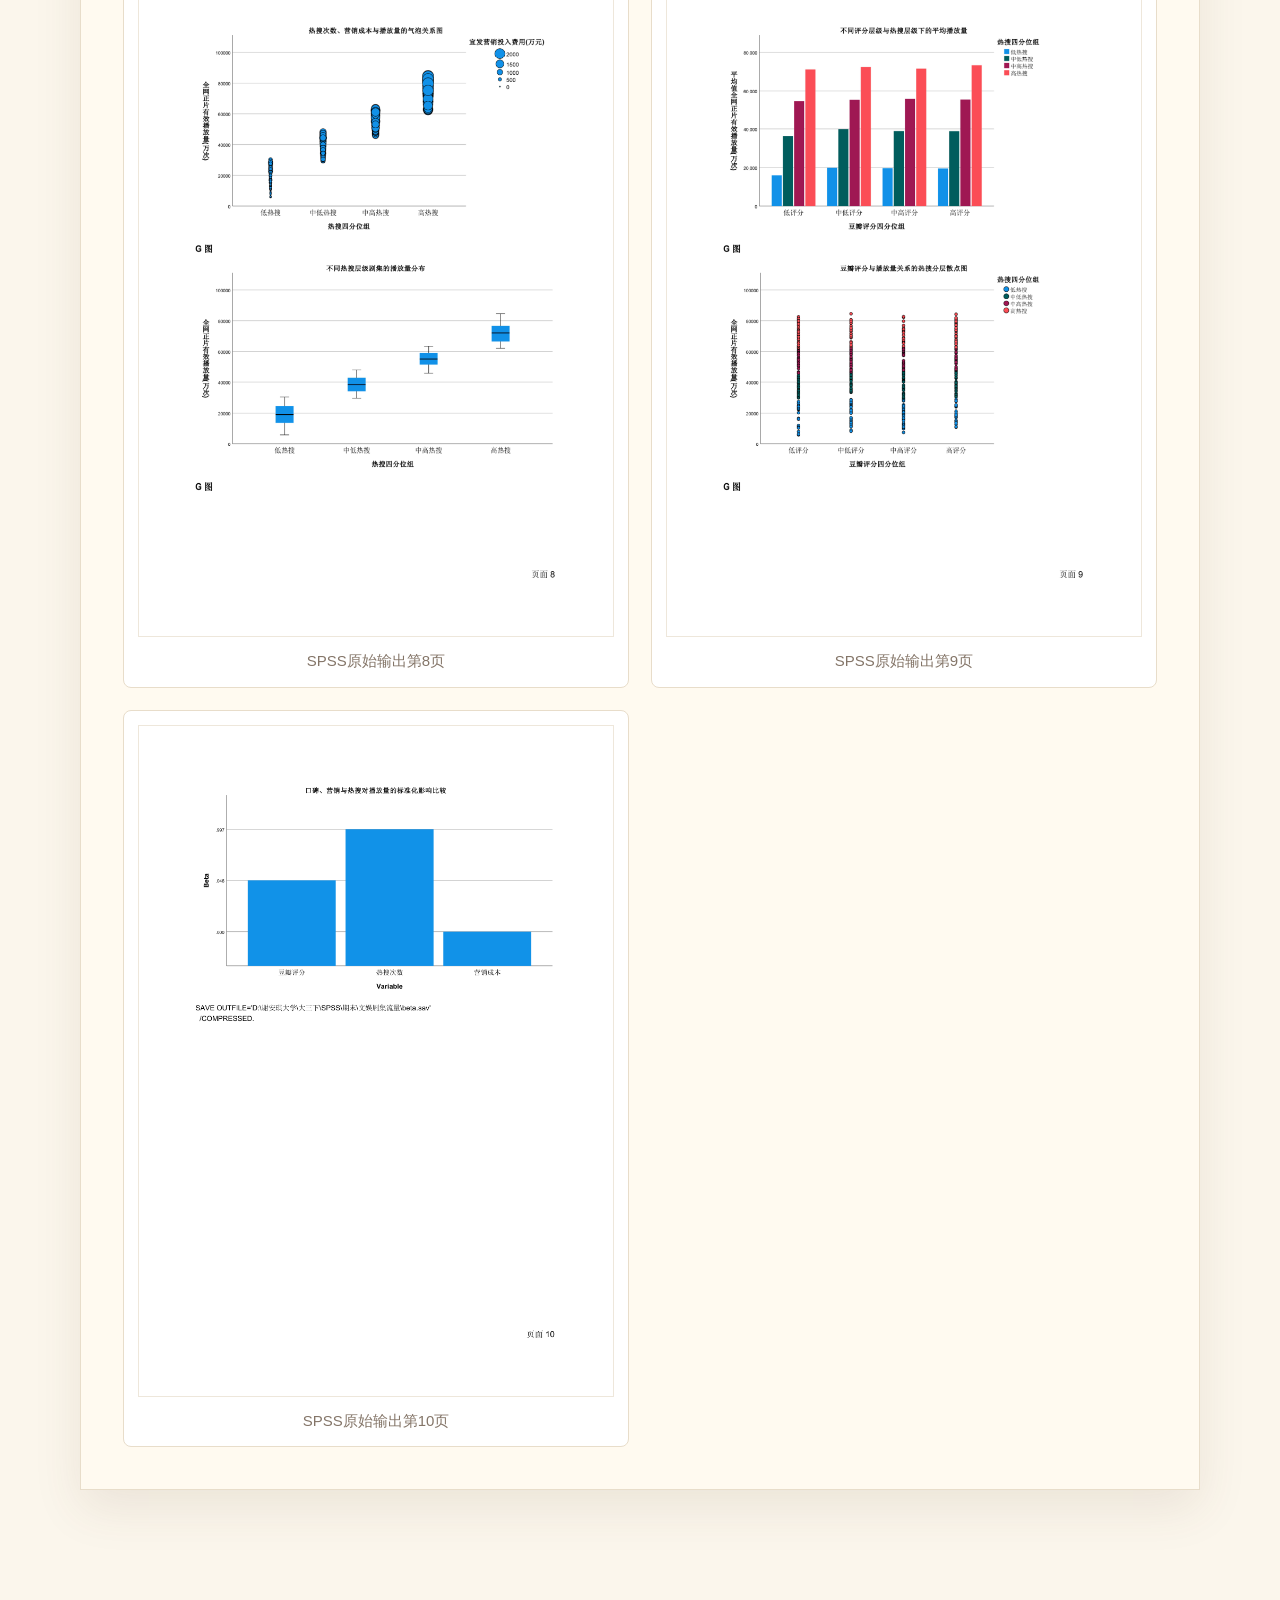
<file: entertainment-series-report/index.html>
<!doctype html>
<html lang="zh-CN">
<head>
  <meta charset="utf-8">
  <meta name="viewport" content="width=device-width, initial-scale=1">
  <title>一部剧的热度，谁说了算？</title>
  <meta name="description" content="500部剧集样本中的口碑、热搜与播放量调查">
  <style>
    :root {
      --paper: #fbf6ec;
      --panel: #fffaf0;
      --ink: #4f463b;
      --muted: #847568;
      --line: #e8ddca;
      --accent: #bf7d3d;
      --accent-2: #d6a24a;
      --soft: #f3e2bc;
      --white: #ffffff;
      --shadow: 0 18px 45px rgba(95, 73, 46, .10);
    }
    * { box-sizing: border-box; }
    html { scroll-behavior: smooth; }
    body {
      margin: 0;
      color: var(--ink);
      background: var(--paper);
      font-family: "Noto Serif SC", "Source Han Serif SC", "Songti SC", SimSun, serif;
      line-height: 1.9;
    }
    a { color: inherit; }
    .topbar {
      position: sticky;
      top: 0;
      z-index: 10;
      display: flex;
      justify-content: center;
      border-bottom: 1px solid rgba(232, 221, 202, .85);
      background: rgba(251, 246, 236, .92);
      backdrop-filter: blur(12px);
    }
    .nav {
      width: min(1120px, calc(100% - 36px));
      display: flex;
      align-items: center;
      gap: 18px;
      padding: 12px 0;
      overflow-x: auto;
      white-space: nowrap;
      font-family: "Microsoft YaHei", sans-serif;
      font-size: 14px;
      color: var(--muted);
    }
    .nav strong {
      color: var(--accent);
      margin-right: 10px;
      letter-spacing: .03em;
    }
    .nav a {
      text-decoration: none;
      padding: 4px 0;
      border-bottom: 1px solid transparent;
    }
    .nav a:hover { border-color: var(--accent); color: var(--accent); }
    .hero {
      width: min(1120px, calc(100% - 36px));
      margin: 54px auto 44px;
      display: grid;
      grid-template-columns: minmax(0, 1fr) 320px;
      gap: 34px;
      align-items: end;
    }
    .eyebrow {
      font-family: "Microsoft YaHei", sans-serif;
      font-size: 14px;
      color: var(--accent);
      font-weight: 700;
      margin-bottom: 18px;
    }
    h1 {
      margin: 0;
      font-size: clamp(38px, 6vw, 72px);
      line-height: 1.08;
      letter-spacing: 0;
      font-weight: 800;
    }
    .subtitle {
      margin: 18px 0 0;
      color: var(--muted);
      font-size: 20px;
      font-family: "Microsoft YaHei", sans-serif;
    }
    .lead-card {
      border: 1px solid var(--line);
      background: var(--panel);
      box-shadow: var(--shadow);
      padding: 22px;
      border-radius: 8px;
      font-family: "Microsoft YaHei", sans-serif;
    }
    .lead-card .label {
      color: var(--accent);
      font-weight: 800;
      margin-bottom: 8px;
    }
    .lead-card p {
      margin: 0;
      line-height: 1.75;
      font-size: 15px;
      color: var(--ink);
    }
    .facts {
      width: min(1120px, calc(100% - 36px));
      margin: 0 auto 54px;
      display: grid;
      grid-template-columns: repeat(4, 1fr);
      border: 1px solid var(--line);
      background: var(--white);
      box-shadow: var(--shadow);
    }
    .fact {
      padding: 18px 20px;
      border-right: 1px solid var(--line);
      font-family: "Microsoft YaHei", sans-serif;
    }
    .fact:last-child { border-right: 0; }
    .fact b {
      display: block;
      color: var(--accent);
      font-size: 24px;
      line-height: 1.1;
      margin-bottom: 8px;
    }
    .fact span {
      display: block;
      color: var(--muted);
      font-size: 13px;
      line-height: 1.45;
    }
    main {
      width: min(850px, calc(100% - 36px));
      margin: 0 auto;
      background: var(--white);
      border: 1px solid var(--line);
      box-shadow: var(--shadow);
      padding: 54px min(7vw, 76px);
    }
    .report-section { margin-top: 48px; }
    .report-section:first-child { margin-top: 0; }
    h2 {
      margin: 0 0 22px;
      color: var(--accent);
      font-family: "Microsoft YaHei", sans-serif;
      font-size: 28px;
      line-height: 1.35;
    }
    p {
      margin: 0 0 18px;
      text-align: justify;
      font-size: 18px;
    }
    .chart-block {
      margin: 34px auto 34px;
      padding: 0;
      text-align: center;
    }
    .chart-block img {
      display: block;
      width: min(100%, 760px);
      height: auto;
      margin: 0 auto;
      background: #fff;
    }
    figcaption {
      margin-top: 12px;
      text-align: center;
      color: var(--muted);
      font-family: "Microsoft YaHei", sans-serif;
      font-size: 15px;
      line-height: 1.55;
    }
    .appendix {
      width: min(1120px, calc(100% - 36px));
      margin: 54px auto 70px;
      background: var(--panel);
      border: 1px solid var(--line);
      box-shadow: var(--shadow);
      padding: 42px;
    }
    .section-kicker {
      color: var(--accent);
      font-family: "Microsoft YaHei", sans-serif;
      font-size: 14px;
      font-weight: 800;
      margin-bottom: 6px;
    }
    .appendix h2, .appendix h3 {
      font-family: "Microsoft YaHei", sans-serif;
      color: var(--accent);
    }
    .appendix-grid {
      display: grid;
      grid-template-columns: 1fr 1fr;
      gap: 20px;
      margin-top: 24px;
    }
    .method-card, .formula-box {
      background: var(--white);
      border: 1px solid var(--line);
      border-radius: 8px;
      padding: 22px;
    }
    .method-card.full { margin-top: 20px; }
    .method-card h3, .formula-box h3 {
      margin: 0 0 14px;
      font-size: 18px;
    }
    table {
      width: 100%;
      border-collapse: collapse;
      font-family: "Microsoft YaHei", sans-serif;
      font-size: 14px;
      line-height: 1.6;
    }
    th, td {
      border-bottom: 1px solid var(--line);
      padding: 9px 8px;
      text-align: left;
      vertical-align: top;
    }
    th {
      background: #f7ead0;
      color: var(--ink);
    }
    ol {
      margin: 0;
      padding-left: 22px;
      font-family: "Microsoft YaHei", sans-serif;
      color: var(--ink);
    }
    pre {
      white-space: pre-wrap;
      background: #fff7e6;
      border-left: 4px solid var(--accent-2);
      padding: 16px;
      font-size: 15px;
      line-height: 1.7;
      overflow-x: auto;
    }
    .gallery-title { margin-top: 30px; }
    .appendix-gallery {
      display: grid;
      grid-template-columns: repeat(2, minmax(0, 1fr));
      gap: 22px;
    }
    .appendix-card {
      margin: 0;
      background: var(--white);
      border: 1px solid var(--line);
      border-radius: 8px;
      padding: 14px;
    }
    .appendix-card img {
      display: block;
      width: 100%;
      height: auto;
      border: 1px solid #eee7db;
    }
    .download {
      width: min(850px, calc(100% - 36px));
      margin: 32px auto 0;
      text-align: center;
      font-family: "Microsoft YaHei", sans-serif;
    }
    .download a {
      display: inline-block;
      padding: 10px 18px;
      border: 1px solid var(--accent);
      color: var(--accent);
      text-decoration: none;
      border-radius: 4px;
      background: #fffaf0;
    }
    footer {
      padding: 38px 18px 54px;
      color: var(--muted);
      text-align: center;
      font-family: "Microsoft YaHei", sans-serif;
      font-size: 13px;
    }
    @media (max-width: 860px) {
      .hero { grid-template-columns: 1fr; margin-top: 34px; }
      .facts { grid-template-columns: 1fr 1fr; }
      .fact:nth-child(2) { border-right: 0; }
      .fact:nth-child(1), .fact:nth-child(2) { border-bottom: 1px solid var(--line); }
      main { padding: 34px 22px; }
      p { font-size: 17px; }
      .appendix { padding: 26px 18px; }
      .appendix-grid, .appendix-gallery { grid-template-columns: 1fr; }
    }
    @media (max-width: 560px) {
      .facts { grid-template-columns: 1fr; }
      .fact { border-right: 0; border-bottom: 1px solid var(--line); }
      .fact:last-child { border-bottom: 0; }
      h1 { font-size: 40px; }
      .subtitle { font-size: 17px; }
      h2 { font-size: 24px; }
      .nav { width: calc(100% - 24px); }
    }
  </style>
</head>
<body>
  <header class="topbar">
    <nav class="nav" aria-label="页面导航">
      <strong>深度报道</strong>
      <a href="#where-heat-comes-from">热度从哪里来</a>
<a href="#hot-search-before-reputation">热搜跑在口碑前面</a>
<a href="#reputation-is-slower">口碑不是没用，而是作用更慢</a>
<a href="#one-point-vs-ten-searches">1分口碑，敌不过10次热搜？</a>
<a href="#marketing-and-hot-search">热搜和宣发为何总在一起</a>
<a href="#trust-cannot-be-made">爆款可以被推高，信任不能</a>
      <a href="#appendix">附录</a>
    </nav>
  </header>

  <section class="hero">
    <div>
      <div class="eyebrow">500部剧集样本中的口碑、热搜与播放量调查</div>
      <h1>一部剧的热度，谁说了算？</h1>
      <p class="subtitle">当“1分口碑”和“10次热搜”同时摆在播放量面前，谁的撬动杠杆更大？</p>
    </div>
    <aside class="lead-card">
      <div class="label">核心发现</div>
      <p>热搜并不只是热度的结果，也可能是热度的起点。在这组样本中，10次热搜带来的播放量撬动约为1分豆瓣评分的3倍。</p>
    </aside>
  </section>

  <section class="facts" aria-label="数据概览">
    <div class="fact"><b>500部</b><span>剧集样本</span></div>
    <div class="fact"><b>6张</b><span>正文可视化图表</span></div>
    <div class="fact"><b>3倍</b><span>10次热搜相对1分口碑的播放量杠杆</span></div>
    <div class="fact"><b>SPSS 27</b><span>课程分析工具</span></div>
  </section>

  <main>
    <section class="report-section" id="where-heat-comes-from">
<h2>热度从哪里来</h2>
<p>新剧《主角》的热度仍在延烧。在社交平台上，角色片段、剧情讨论、主演采访和观众二创持续扩散；在评分平台上，它也保持着较高水准。高播放、高讨论、高评分同时出现，让这部剧很快被放进“现象级热剧”的叙事里。</p>
<p>但在热度之外，另一种怀疑也始终存在。几乎每一轮剧集热潮背后，都会伴随类似争议：热搜是自然发酵，还是宣发推动？评论区里的好评是真实观众反馈，还是粉丝控评？播放量的抬升来自内容吸引力，还是营销资源反复加码？</p>
<p>“高开低走”“买热搜”“黑水军”“营销剧”这些词频繁出现后，观众对剧集热度的信任正在变得谨慎。一部剧反复出现在热搜上，未必立刻带来认同，有时反而会激起疑问：它是真的火了，还是被推火了？</p>
<p>一部剧到底怎样才算真正火了？是豆瓣评分稳定在高位，是微博、抖音等平台热搜不断出现，还是全网正片有效播放量持续走高？这些指标常常被放在同一张宣传海报里，构成所谓“爆款”的证据。但它们并不指向同一种事实。</p>
<p>评分更接近观众观看后的评价沉淀，热搜更接近观看前的注意力入口，播放量则是内容消费之后留下的数据结果。三者同时升高时，一部剧可能真的形成了公共讨论；但当它们出现错位时，问题也随之浮现：剧集爆火，究竟是观众口碑推动，还是资本营销推高？</p>
<p>本报道基于500部剧集样本，观察豆瓣评分、宣发营销投入、全网热搜上榜次数和全网正片有效播放量之间的关系。调查试图回答一个更具体的问题：当“1分口碑”和“10次热搜”同时摆在播放量面前，谁的撬动杠杆更大？</p>
<figure class="chart-block"><img src="assets/fig1-scatter-matrix.png" alt="图1  豆瓣评分、宣发营销投入、热搜次数与播放量的散点矩阵" loading="lazy"><figcaption>图1  豆瓣评分、宣发营销投入、热搜次数与播放量的散点矩阵</figcaption></figure>
<p>这组样本并不是无人问津的长尾剧集，而是一批已经进入市场竞争、平台分发和观众评价系统的内容产品。它们大多已经被看见，也已经被讨论。问题不在于它们有没有热度，而在于热度从哪里来，又被谁放大。</p>
<section class="report-section" id="hot-search-before-reputation">
<h2>热搜跑在口碑前面</h2>
<p>在500部样本中，一个趋势十分明显：热搜越频繁，播放量越容易被推高。相比之下，豆瓣评分与播放量之间并没有形成同样紧密的对应关系。</p>
<p>这构成了本次调查最直接的发现：在播放量增长这件事上，热搜比评分更接近流量分发的前端。观众可能因为一部剧质量好而留下评分，但更多时候，观众首先是因为它被推到热搜、短视频推荐流和社交话题场中，才开始点击、观看和讨论。</p>
<figure class="chart-block"><img src="assets/fig2-hot-search-view.png" alt="图2  全网热搜上榜次数与正片有效播放量的关系" loading="lazy"><figcaption>图2  全网热搜上榜次数与正片有效播放量的关系</figcaption></figure>
<p>从图2可以看到，热搜次数与播放量之间呈现清晰的上升趋势。热搜越多，播放量越高。这种关系在剧集行业并不陌生。近年来，一部剧的宣传已经不再局限于定档海报、预告片和主演采访，而是进入更细碎、更高频的社交平台传播。</p>
<p>角色名场面、剧情反转、演员互动、CP话题、OST剪辑，甚至争议剧情和负面评价，都可能成为新的热搜入口。过去，电视时代的核心资源是黄金档。现在，网络剧集争夺的是热搜位、短视频推荐流和平台首页。</p>
<p>一个话题能否被看见，往往决定了一部剧能否进入更多潜在观众的视野。热搜因此不再只是热度的结果，也越来越像热度的起点。</p>
<p>这也是当下剧集营销最复杂的地方。热搜表面上是讨论，背后却可能包含多种力量：真实观众的自发传播，粉丝群体的组织化扩散，平台算法的推荐机制，以及片方和平台的宣发安排。它们共同把一部剧推向更大的公共视野。</p>
<p>对普通观众来说，热搜提供了一种观看提示：这部剧正在被讨论，这个角色正在出圈，这段剧情不能错过。可当这种提示过于密集，观众就会开始怀疑，它究竟是大众讨论的自然结果，还是一套被安排好的可见度工程？</p>
<p>在剧集市场里，热搜已经不只是“大家都在看”的证明，它也可能成为“让大家开始看”的工具。它把作品推到观众面前，也把观众推向作品。</p>
<section class="report-section" id="reputation-is-slower">
<h2>口碑不是没用，而是作用更慢</h2>
<p>热搜并不等同于口碑。豆瓣评分与播放量之间相对松散的关系，揭示了另一层现实：一部剧被更多人播放，并不必然意味着它被更多人认可。评分发生在观看之后，热搜则常常发生在观看之前。</p>
<p>前者是评价，后者是召唤。前者依赖观众体验，后者依赖可见度资源。正是在这一区别中，“真火”和“被推火”的边界开始变得模糊。</p>
<p>从图3看，豆瓣评分与播放量之间的点位分布较为分散。高评分剧不一定拥有最高播放量，中等评分甚至偏低评分的剧，也可能因为强宣发和高话题度获得可观播放。这说明评分代表的更多是观众对内容质量的集中反馈，却不是播放量的唯一发动机。</p>
<figure class="chart-block"><img src="assets/fig3-score-view.png" alt="图3  豆瓣评分与播放量关系的热搜分层散点图" loading="lazy"><figcaption>图3  豆瓣评分与播放量关系的热搜分层散点图</figcaption></figure>
<p>这并不意味着口碑无效。恰恰相反，口碑往往决定一部剧能不能走得更远。只是它与热搜发挥作用的时间不同。热搜解决的是“被看见”的问题，评分解决的是“被认可”的问题。</p>
<p>热搜可以把观众带进来，口碑决定观众是否留下。热搜制造入口，口碑形成沉淀。热搜可以让一部剧迅速出现在公共讨论中，但真正让观众记住角色、剧情和情绪的，仍然是作品本身。</p>
<p>问题在于，平台和资本往往更急于看到前者。开播数据、首周播放、话题排名、招商反馈，这些指标都更偏向即时表现。相比之下，口碑的形成需要时间，需要真实观看，也需要更开放的讨论空间。</p>
<p>这也解释了为什么一些剧在播出初期声量很高，后期却陷入“高开低走”的争议。热搜可以把观众带到剧集面前，但如果剧情支撑不足，人设崩塌，节奏拖沓，观众迟早会把失望写进评分和评论里。到了那时，前期堆起的热度也会反过来成为质疑的理由。</p>
<p>所谓爆款，至少包含两个层面：一是被看见，二是被认可。口碑主要解决“是否被认可”的问题，热搜则首先解决“是否被看见”的问题。在平台竞争和注意力稀缺的环境下，“被看见”往往先于“被认可”，有时甚至会短暂压过“被认可”。</p>
<section class="report-section" id="one-point-vs-ten-searches">
<h2>1分口碑，敌不过10次热搜？</h2>
<p>如果把问题压缩成一个更直观的比较：一部剧豆瓣评分提高1分，和多上10次热搜，哪个更能撬动播放量？</p>
<p>基于500部剧集样本的测算给出了清晰答案：10次热搜带来的播放量增量，约为1分豆瓣评分所对应增量的3倍。也就是说，在播放量这场竞争中，热搜的短期杠杆明显更强。</p>
<p>这个结果并不难理解。豆瓣评分的提升，通常需要真实观看、评价积累和口碑发酵，过程更慢，也更依赖内容本身。而热搜上榜可以在更短时间内制造入口，把剧集推送到尚未观看的人面前。</p>
<p>对于追求首播声量、招商效果和平台数据的剧集生产链条来说，热搜的即时性更强，也更容易被量化和复盘。</p>
<figure class="chart-block"><img src="assets/fig4-hot-boxplot.png" alt="图4  不同热搜层级剧集的播放量分布" loading="lazy"><figcaption>图4  不同热搜层级剧集的播放量分布</figcaption></figure>
<figure class="chart-block"><img src="assets/fig5-score-hot-bar.png" alt="图5  不同评分层级与热搜层级下的平均播放量" loading="lazy"><figcaption>图5  不同评分层级与热搜层级下的平均播放量</figcaption></figure>
<p>按照热搜次数将剧集分为低热搜、中低热搜、中高热搜和高热搜四组后，不同组别的播放量分布出现明显差异。图4显示，低热搜组播放量整体较低，高热搜组播放量明显抬升。箱线图中的中位数和整体分布，也呈现出随热搜层级上升而上移的趋势。</p>
<p>这张图把“热搜影响播放量”从单个散点关系转化为分层比较。它说明，不是个别剧集偶然因为热搜而播放量高，而是在整体样本中，热搜层级本身已经与播放量层级高度绑定。</p>
<p>对于剧集行业来说，这意味着热搜不再只是宣传补充，而可能已经成为流量生产链条中的关键环节。谁能够持续获得可见度，谁就更可能获得播放量；谁能够在社交平台上制造持续讨论，谁就更容易被包装成爆款。</p>
<p>这并不意味着内容质量失去了意义。高评分剧仍然可能获得更稳定的长尾传播、更好的品牌声誉和更强的观众忠诚度。但如果只看播放量，尤其是短期播放量，热搜层级的影响更直接。</p>
<p>对平台和资本而言，这种直接性极具吸引力。它把原本难以控制的口碑，转化为可以运营、可以投放、可以复盘的数据指标。</p>
<section class="report-section" id="marketing-and-hot-search">
<h2>热搜和宣发为何总在一起</h2>
<p>更值得追问的是：热搜真的只是观众讨论自然形成的吗？</p>
<p>数据中一个值得警惕的细节是：宣发营销投入和热搜次数总是走得很近。投入越高，热搜越密集；热搜越密集，播放量也越容易被抬高。它们不像两股完全独立的力量，更像同一套传播机制中的两个环节。</p>
<p>剧方投入更多宣发资源，往往也更容易带来更多话题曝光、热搜上榜和平台推荐；而热搜次数增加，又会进一步放大播放量数据，形成“投入—曝光—播放—再曝光”的循环。在这条链路中，热搜既可能是结果，也可能成为新的起点。</p>
<p>这也解释了一个看似矛盾的现象：当热搜已经把宣发效果吸收进去时，单独看宣发投入，它的存在感反而会被削弱。但这并不意味着宣发无效，更可能说明宣发的作用已经通过热搜、话题和平台曝光表现出来。</p>
<p>换句话说，热搜至少不是一个完全独立于宣发投入的自然变量。它可能是宣发资源转化为播放量的重要通道之一。</p>
<figure class="chart-block"><img src="assets/fig6-impact-bar.png" alt="图6  口碑、营销与热搜对播放量的影响比较" loading="lazy"><figcaption>图6  口碑、营销与热搜对播放量的影响比较</figcaption></figure>
<p>这里需要谨慎理解。数据不能直接证明每一次热搜都是购买结果，也不能说所有高播放剧都依赖营销推高。更准确的说法是：在这组样本中，播放量与热搜之间高度绑定，而热搜又与宣发投入严重重叠。这一组合至少说明，剧集热度已经深度嵌入营销资源和平台传播机制之中。</p>
<p>热度并不总是自然燃烧出来的。它也可能是在内容、资源、算法和话题机制共同作用下被推高的。</p>
<p>这正是观众反感“营销剧”的原因。观众并不是反对宣传本身。一部剧需要告知观众，需要预告，需要主创露出，也需要平台推荐，这些都是正常商业行为。真正引发抵触的是，当宣发包装成口碑，当热搜伪装成自发讨论，当粉丝控评挤压普通观众表达空间时，公共评价场就会被污染。</p>
<p>对普通观众而言，困扰并不在于一部剧有没有宣传，而在于宣传是否替代了判断。当社交平台上不断出现相似话术、同质化剪辑和高度一致的安利语句时，观众面对的已不只是作品本身，而是一整套被包装好的观看理由。它告诉你“这部剧已经爆了”，也试图暗示你“不看就落伍了”。</p>
<p>在剧集市场中，口碑系统本来承担着一种纠偏功能。它让观众有机会在平台宣传之外，说出自己的真实感受。可当营销话术、粉丝组织和平台算法共同进入评价场，口碑也会被重新塑形。</p>
<p>一部剧可能在热播初期拥有铺天盖地的好评、剪辑和安利，但随着剧情推进，真实观众的体验逐渐浮出水面，“高开低走”的争议才会集中爆发。</p>
<section class="report-section" id="trust-cannot-be-made">
<h2>爆款可以被推高，信任不能</h2>
<p>这项调查最终指向的，并不是一个简单的是非判断。它不能说明热搜一定虚假，也不能说明口碑一定真实。它真正揭示的是，在当前剧集市场中，播放量越来越深地嵌入注意力分发机制。</p>
<p>谁能获得更多入口，谁就更容易获得更多播放；谁拥有更强宣发能力，谁就更可能把作品推向公共视野。这并不必然否定作品本身，但它让“爆款”这个词变得不再纯粹。</p>
<p>如果播放量越来越依赖可见度资源，那么好内容还有多少机会仅凭口碑突围？答案并非悲观。口碑仍然重要，只是它的作用方式与热搜不同。热搜能带来第一波点击，口碑决定观众是否继续观看、是否推荐他人、是否在完结后仍愿意讨论。</p>
<p>热搜可以制造入口，但很难独自支撑长久的内容生命力。许多剧能够在短期获得高播放，却无法留下角色、台词和公共记忆；而一些真正扎实的作品，即便起初声量有限，也可能通过长尾传播逐渐积累评价。</p>
<p>问题在于，当前剧集工业的考核节奏往往更偏向前者。平台需要开播数据，片方需要招商反馈，艺人团队需要话题表现，品牌方需要曝光回报。于是，热搜、短视频切片、粉丝打榜和平台战报共同组成了一套即时评价体系。</p>
<p>在这套体系里，速度比沉淀更重要，声量比讨论质量更容易被看见。</p>
<p>这也解释了为什么观众会对“黑水军”和“粉丝控评”越来越敏感。公众并不是看不懂营销，而是越来越能识别营销。当相似的夸赞话术在评论区重复出现，当负面评价被迅速围攻，当某些话题以异常密集的频率登上热搜，观众会自然产生怀疑：这到底是大众讨论，还是组织化传播？</p>
<p>从新闻调查角度看，最值得追问的不是“营销是否存在”，而是“营销是否越过了正常宣传与舆论操控的边界”。正常宣发提供信息，让观众知道一部剧的存在；过度营销则试图替观众预设结论，让观众相信一部剧已经“全网爆了”“人人都在看”“不看就落伍”。</p>
<p>前者是传播，后者是对注意力的挤占。</p>
<p>因此，回到最初的问题：一部剧的热度，谁说了算？</p>
<p>从数据看，观众口碑仍然参与其中，但在播放量的即时撬动上，热搜更有力量。1分豆瓣评分带来的播放量增量，远低于10次热搜带来的增量。热搜的杠杆约为口碑的3倍。</p>
<p>更重要的是，热搜与宣发投入之间的高度重叠，说明热度背后很可能存在资源推动，而不只是观众自发选择。</p>
<p>但从公共文化的角度看，最终说了算的仍不应只是热搜。真正决定一部剧能否留下来的，是观众在热度退潮后的评价。热搜可以把剧推到人群面前，却不能替观众完成观看；营销可以制造开场声量，却不能弥补叙事空洞；粉丝可以短期控评，却无法长期替代真实口碑。</p>
<p>一部剧可以被推高，但不能只靠推高。它可以通过热搜获得第一批观众，却必须通过内容留住观众。它可以成为数据意义上的爆款，却未必成为记忆意义上的好剧。</p>
<p>这正是本次调查最核心的发现：剧集市场的爆款逻辑正在从单纯的内容竞争，转向内容、营销与平台注意力共同作用的复合竞争。观众看到的“热”，不一定全是自然燃烧；有些热，是被资源、算法和话题机制一起推高的。</p>
<p>对于行业而言，这不是一个可以忽视的信号。如果热搜比口碑更能决定播放量，创作者就可能越来越重视话题设计，而不是叙事质量；平台可能越来越重视开播声量，而不是作品完成度；资本可能越来越相信营销杠杆，而不是内容耐心。</p>
<p>长此以往，受损的不只是某一部剧的评价，而是观众对整个剧集市场的信任。</p>
<p>而对观众来说，识别热度背后的生成机制，也是一种必要的媒介素养。当一部剧反复登上热搜时，它可以成为观看理由，却不应成为质量证明。真正的口碑，应当来自更开放的讨论、更真实的观看体验和更少被操控的评价环境。</p>
<p>爆款可以被制造，但信任很难被制造。这是热搜时代留给剧集行业最现实的警告。</p>
</section>
  </main>

  <div class="download">
    <a href="assets/report-final.docx" download>下载Word版报道</a>
  </div>

  
<section class="appendix" id="appendix">
  <div class="section-kicker">课程核验材料</div>
  <h2>附录：SPSS分析说明</h2>
  <p>正文按深度报道写法处理，统计表述集中放在附录，便于课程作业核验。</p>

  <div class="appendix-grid">
    <div class="method-card">
      <h3>变量设置</h3>
      <table>
        <thead><tr><th>变量名</th><th>含义</th></tr></thead>
        <tbody>
          <tr><td>Douban_Score</td><td>豆瓣评分</td></tr>
          <tr><td>Marketing_Cost</td><td>宣发营销投入费用（万元）</td></tr>
          <tr><td>Hot_Search_Count</td><td>全网热搜上榜次数（次）</td></tr>
          <tr><td>View_Count</td><td>全网正片有效播放量（万次）</td></tr>
        </tbody>
      </table>
    </div>
    <div class="method-card">
      <h3>分析路径</h3>
      <ol>
        <li>观察热搜次数、豆瓣评分与播放量之间的关系。</li>
        <li>建立多因素预测模型，比较不同因素对播放量的撬动。</li>
        <li>检查宣发投入与热搜次数之间是否存在明显重叠。</li>
      </ol>
    </div>
  </div>

  <div class="formula-box">
    <h3>回归方程</h3>
    <pre>全网正片有效播放量 = 2010.717 + 803.350 × 豆瓣评分
                    - 0.004 × 宣发营销投入费用
                    + 249.922 × 全网热搜上榜次数</pre>
    <p>换算后：1分豆瓣评分约对应803.35万次播放量增量；10次热搜约对应2499.22万次播放量增量，约为前者的3.1倍。</p>
  </div>

  <div class="method-card full">
    <h3>关键输出摘录</h3>
    <table>
      <thead><tr><th>项目</th><th>结果</th></tr></thead>
      <tbody>
        <tr><td>热搜次数与播放量的关系</td><td>0.999</td></tr>
        <tr><td>豆瓣评分与播放量的关系</td><td>0.074</td></tr>
        <tr><td>豆瓣评分 VIF</td><td>1.013</td></tr>
        <tr><td>宣发营销投入 VIF</td><td>62.833</td></tr>
        <tr><td>热搜次数 VIF</td><td>62.870</td></tr>
        <tr><td>豆瓣评分 Beta</td><td>0.046</td></tr>
        <tr><td>宣发营销投入 Beta</td><td>接近0</td></tr>
        <tr><td>热搜次数 Beta</td><td>0.997</td></tr>
      </tbody>
    </table>
  </div>

  <h3 class="gallery-title">原始SPSS输出图</h3>
  <div class="appendix-gallery">
    <figure class="appendix-card"><img src="assets/appendix-spss-page-01.png" alt="SPSS原始输出第1页" loading="lazy"><figcaption>SPSS原始输出第1页</figcaption></figure>
<figure class="appendix-card"><img src="assets/appendix-spss-page-04.png" alt="SPSS原始输出第4页" loading="lazy"><figcaption>SPSS原始输出第4页</figcaption></figure>
<figure class="appendix-card"><img src="assets/appendix-spss-page-05.png" alt="SPSS原始输出第5页" loading="lazy"><figcaption>SPSS原始输出第5页</figcaption></figure>
<figure class="appendix-card"><img src="assets/appendix-spss-page-07.png" alt="SPSS原始输出第7页" loading="lazy"><figcaption>SPSS原始输出第7页</figcaption></figure>
<figure class="appendix-card"><img src="assets/appendix-spss-page-08.png" alt="SPSS原始输出第8页" loading="lazy"><figcaption>SPSS原始输出第8页</figcaption></figure>
<figure class="appendix-card"><img src="assets/appendix-spss-page-09.png" alt="SPSS原始输出第9页" loading="lazy"><figcaption>SPSS原始输出第9页</figcaption></figure>
<figure class="appendix-card"><img src="assets/appendix-spss-page-10.png" alt="SPSS原始输出第10页" loading="lazy"><figcaption>SPSS原始输出第10页</figcaption></figure>
  </div>
</section>


  <footer>文娱剧集流量深度报道 · SPSS课程期末作品</footer>
</body>
</html>
</file>
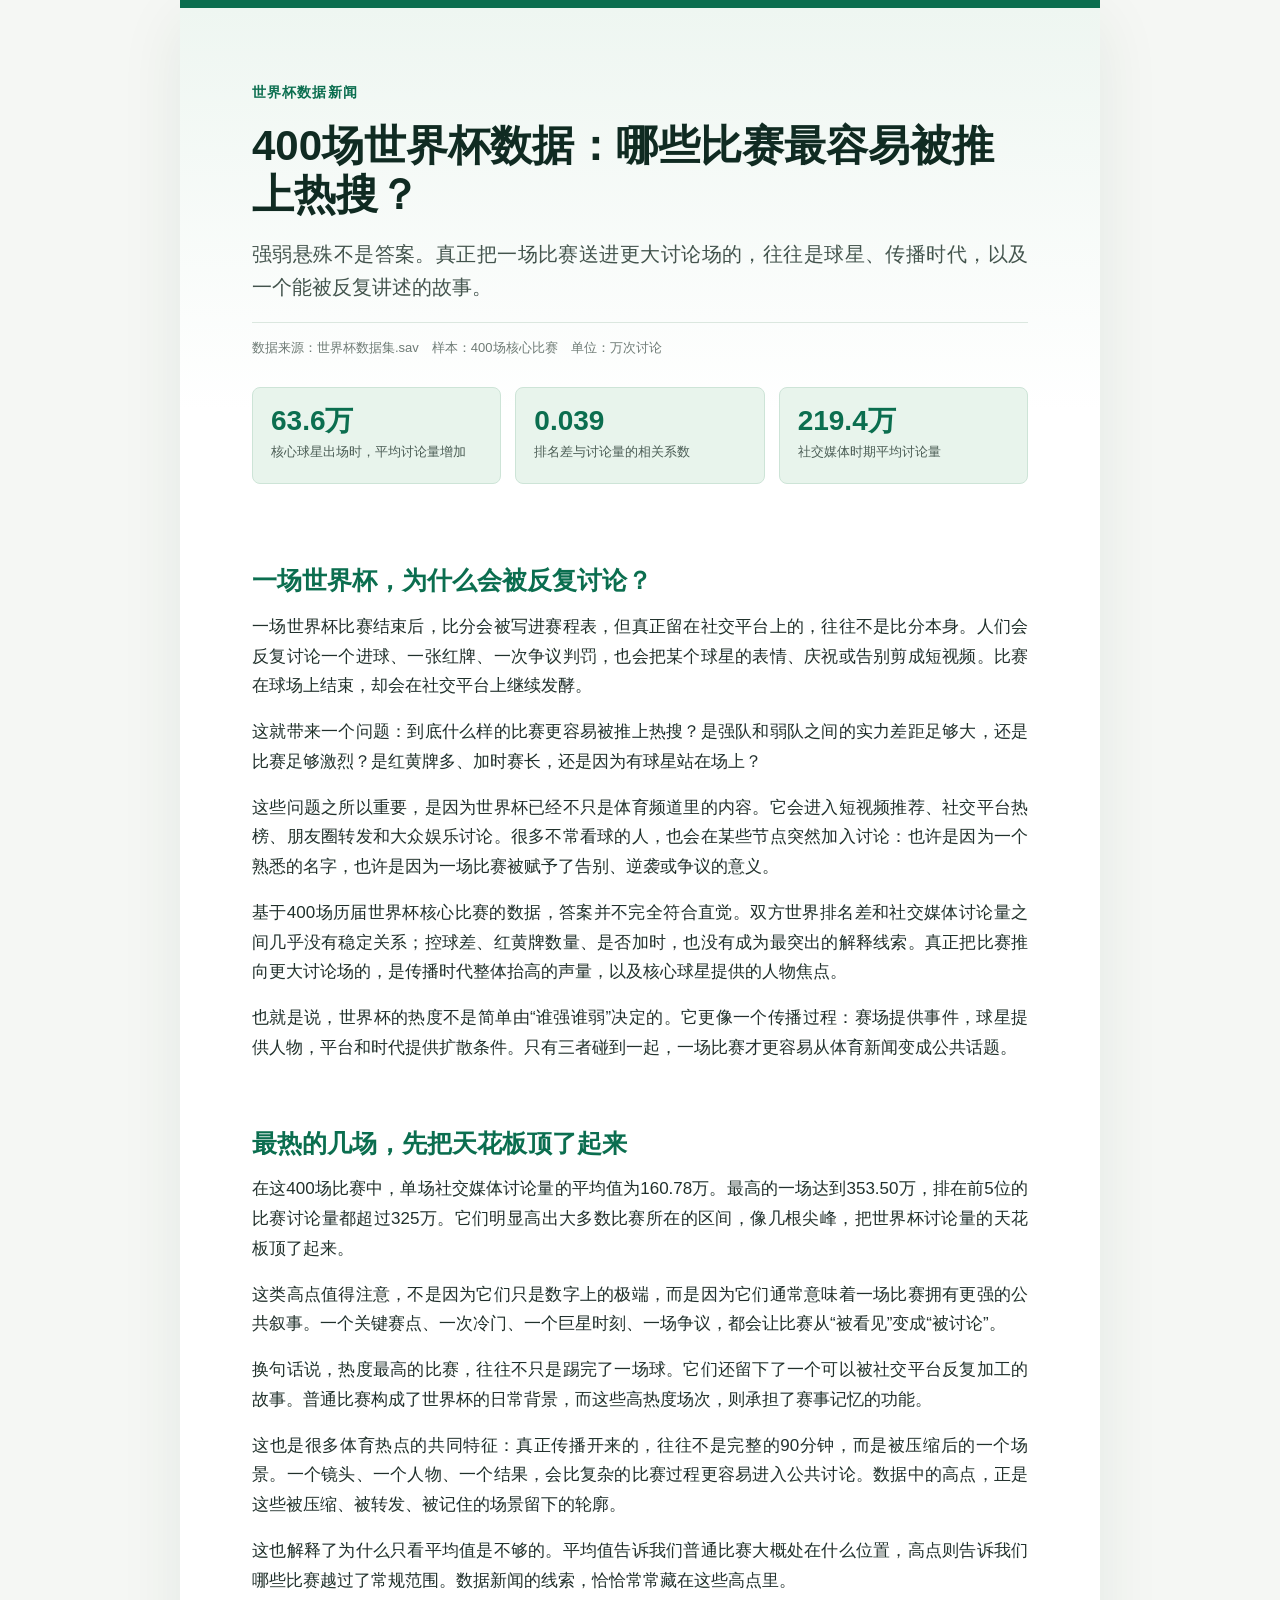
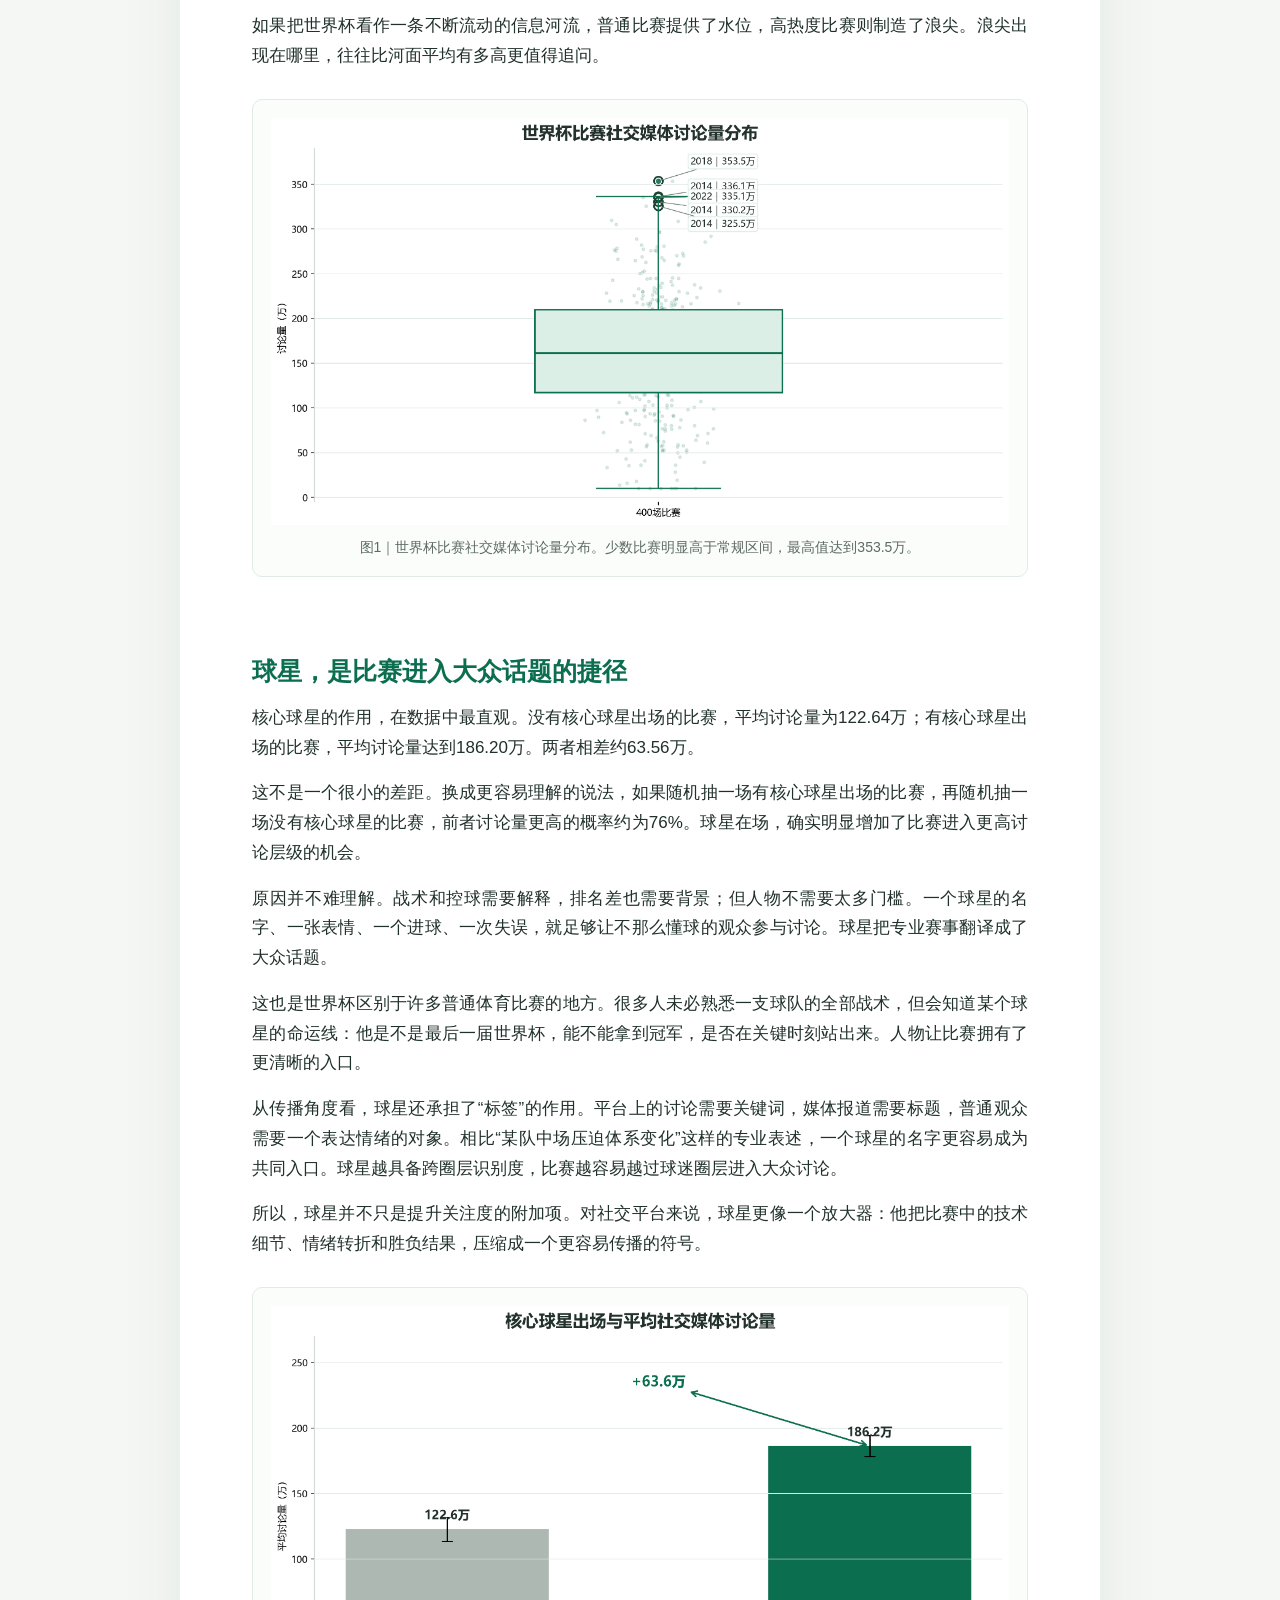
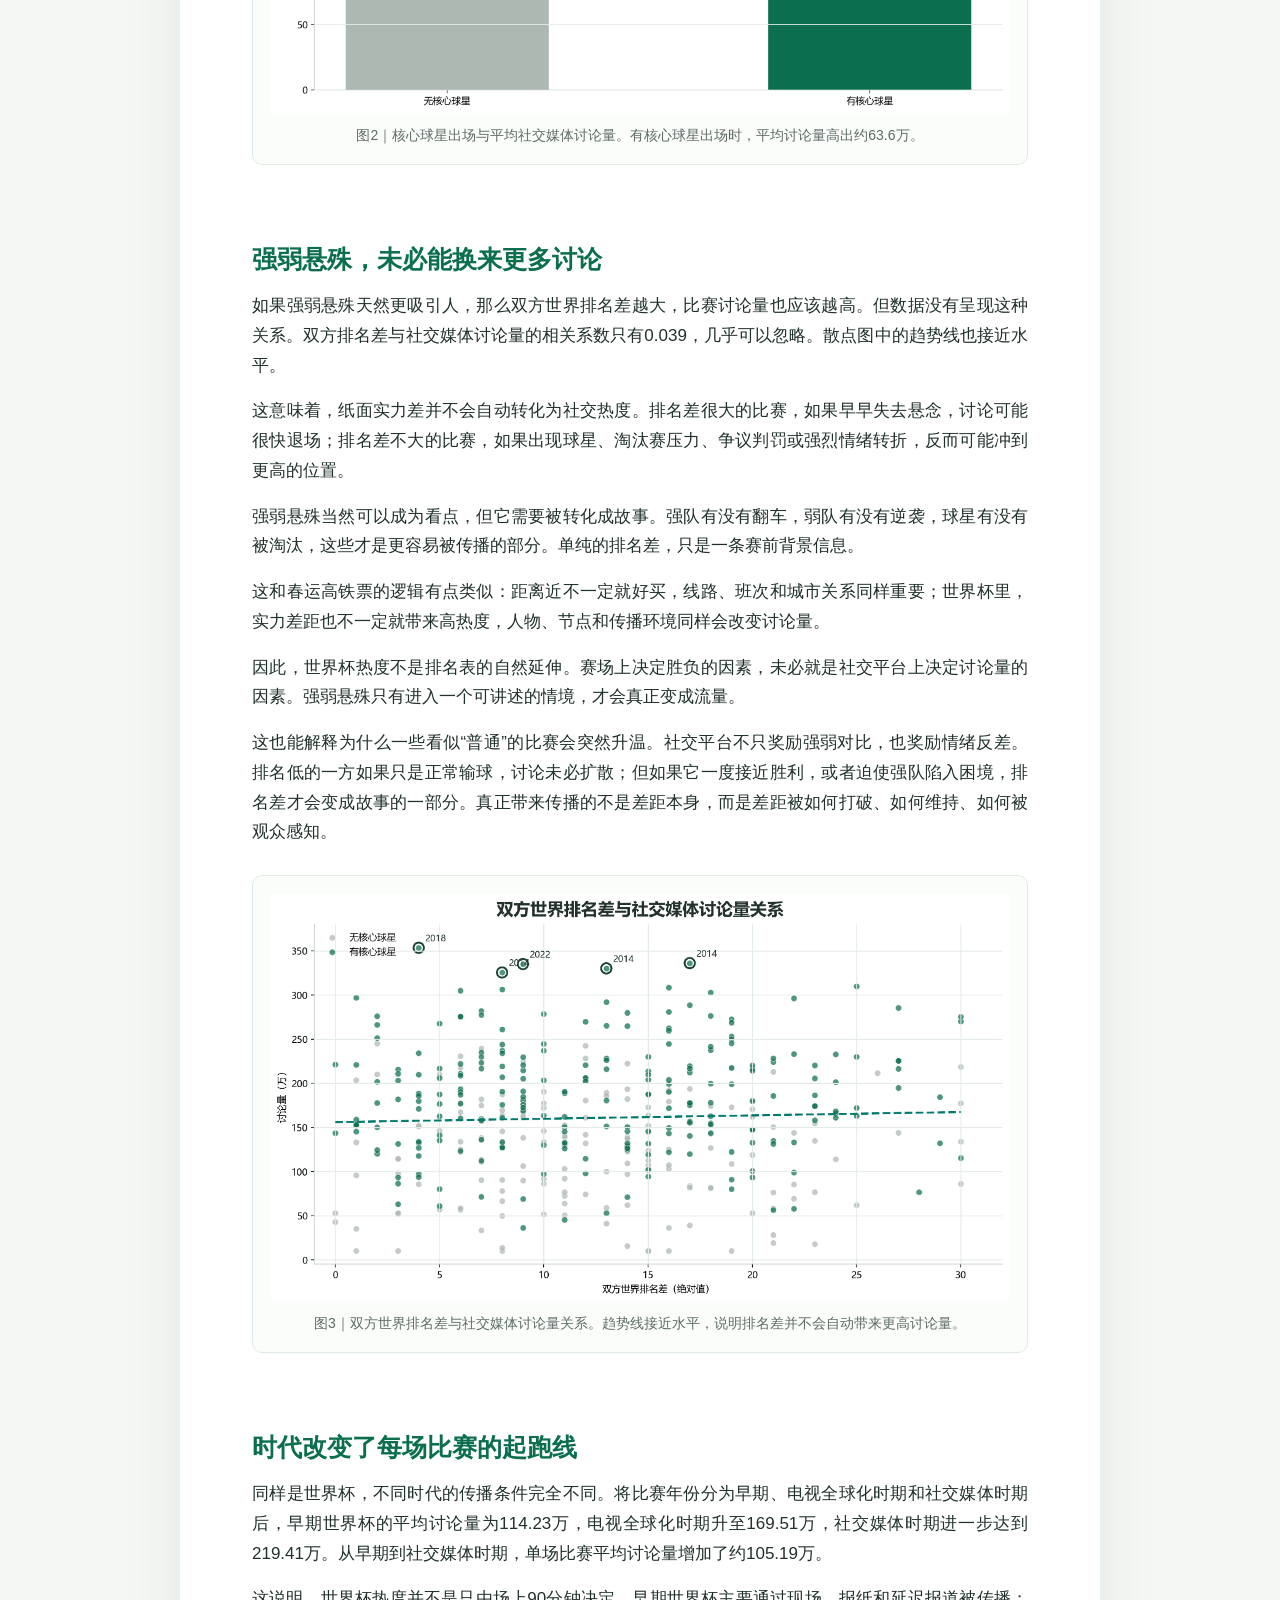
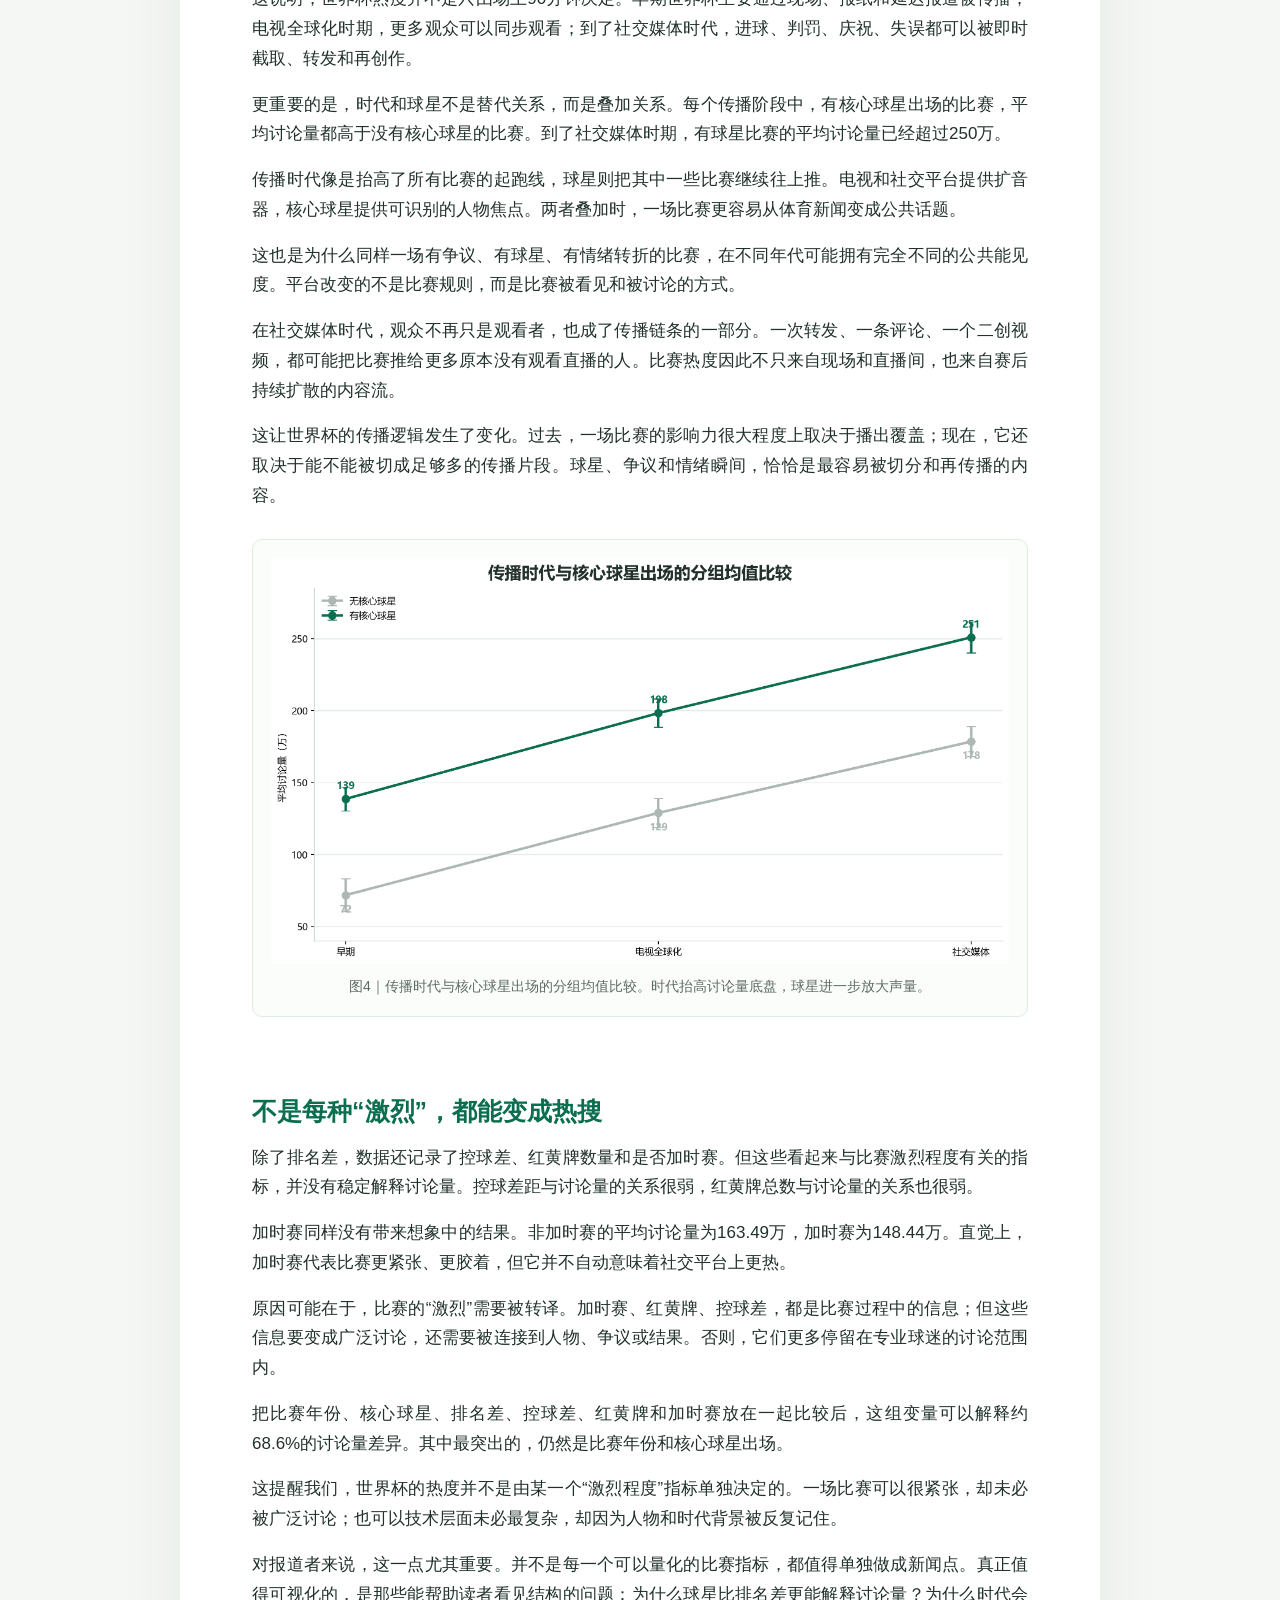
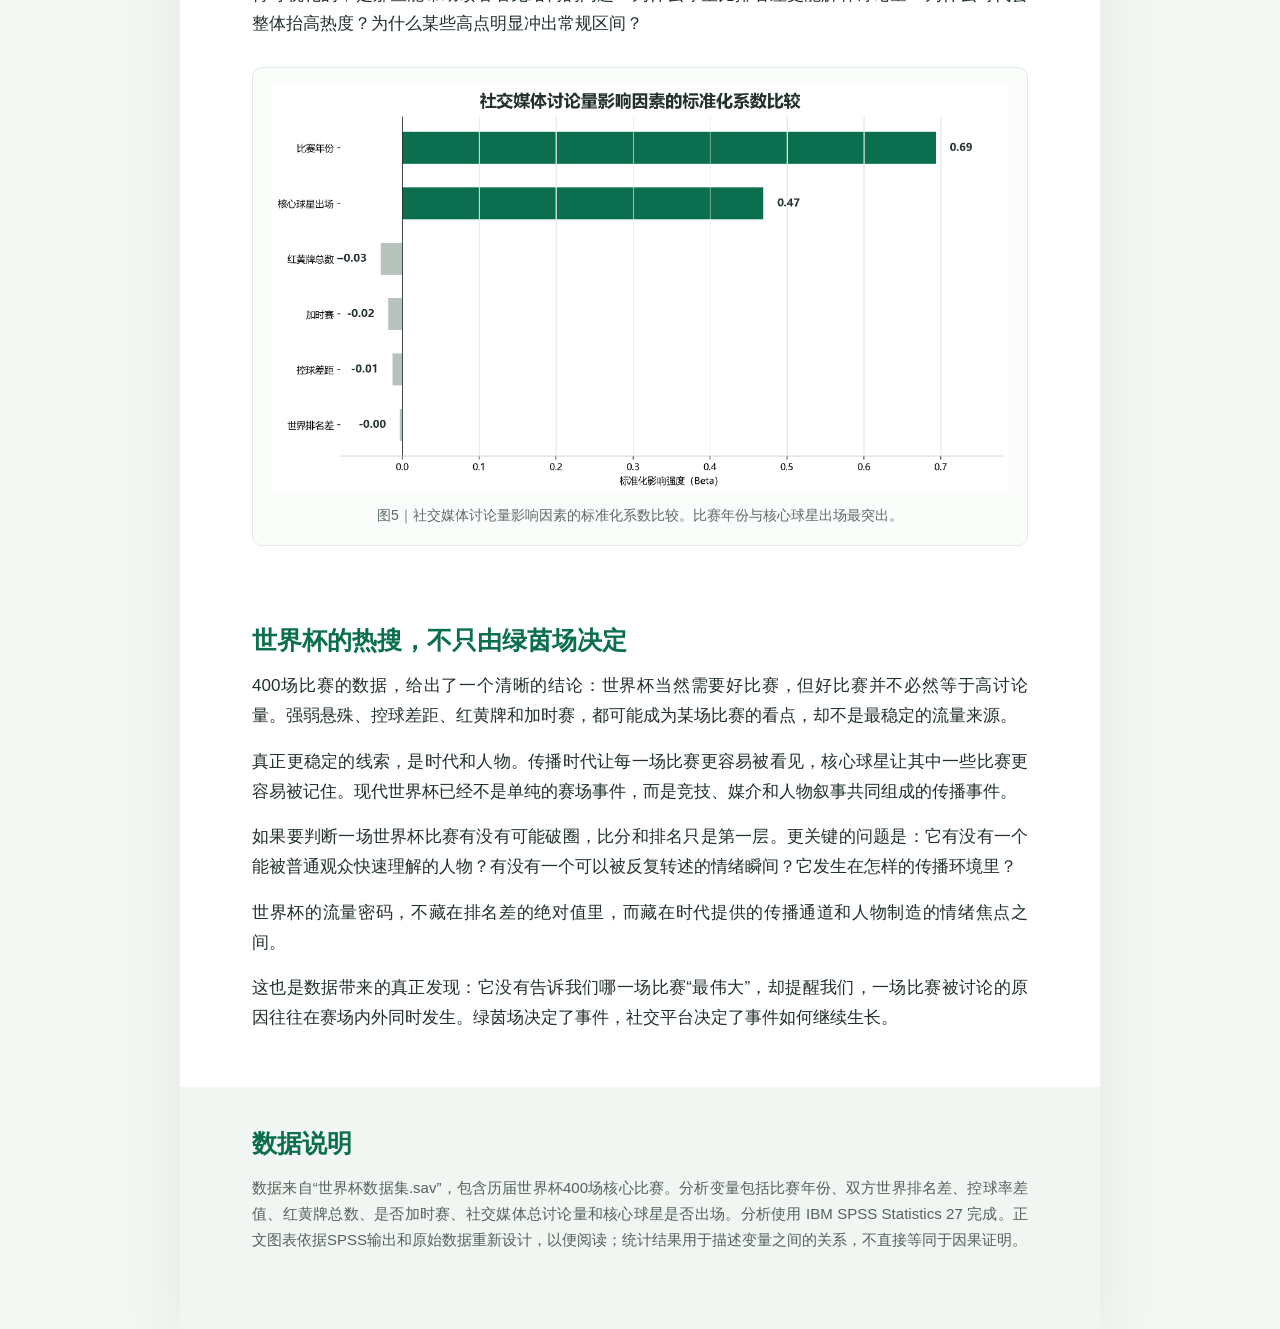
<file: worldcup/index.html>
<!doctype html>
<html lang="zh-CN">
<head>
  <meta charset="utf-8">
  <meta name="viewport" content="width=device-width, initial-scale=1">
  <title>400场世界杯数据：哪些比赛最容易被推上热搜？</title>
  <link rel="stylesheet" href="style.css">
</head>
<body>
  <main>
    <header class="hero">
      <div class="eyebrow">世界杯数据新闻</div>
      <h1>400场世界杯数据：哪些比赛最容易被推上热搜？</h1>
      <p class="subtitle">强弱悬殊不是答案。真正把一场比赛送进更大讨论场的，往往是球星、传播时代，以及一个能被反复讲述的故事。</p>
      <div class="meta">数据来源：世界杯数据集.sav　样本：400场核心比赛　单位：万次讨论</div>
      <div class="findings">
        <div><b>63.6万</b><span>核心球星出场时，平均讨论量增加</span></div>
        <div><b>0.039</b><span>排名差与讨论量的相关系数</span></div>
        <div><b>219.4万</b><span>社交媒体时期平均讨论量</span></div>
      </div>
    </header>
    <section><h2>一场世界杯，为什么会被反复讨论？</h2><p>一场世界杯比赛结束后，比分会被写进赛程表，但真正留在社交平台上的，往往不是比分本身。人们会反复讨论一个进球、一张红牌、一次争议判罚，也会把某个球星的表情、庆祝或告别剪成短视频。比赛在球场上结束，却会在社交平台上继续发酵。</p><p>这就带来一个问题：到底什么样的比赛更容易被推上热搜？是强队和弱队之间的实力差距足够大，还是比赛足够激烈？是红黄牌多、加时赛长，还是因为有球星站在场上？</p><p>这些问题之所以重要，是因为世界杯已经不只是体育频道里的内容。它会进入短视频推荐、社交平台热榜、朋友圈转发和大众娱乐讨论。很多不常看球的人，也会在某些节点突然加入讨论：也许是因为一个熟悉的名字，也许是因为一场比赛被赋予了告别、逆袭或争议的意义。</p><p>基于400场历届世界杯核心比赛的数据，答案并不完全符合直觉。双方世界排名差和社交媒体讨论量之间几乎没有稳定关系；控球差、红黄牌数量、是否加时，也没有成为最突出的解释线索。真正把比赛推向更大讨论场的，是传播时代整体抬高的声量，以及核心球星提供的人物焦点。</p><p>也就是说，世界杯的热度不是简单由“谁强谁弱”决定的。它更像一个传播过程：赛场提供事件，球星提供人物，平台和时代提供扩散条件。只有三者碰到一起，一场比赛才更容易从体育新闻变成公共话题。</p></section><section><h2>最热的几场，先把天花板顶了起来</h2><p>在这400场比赛中，单场社交媒体讨论量的平均值为160.78万。最高的一场达到353.50万，排在前5位的比赛讨论量都超过325万。它们明显高出大多数比赛所在的区间，像几根尖峰，把世界杯讨论量的天花板顶了起来。</p><p>这类高点值得注意，不是因为它们只是数字上的极端，而是因为它们通常意味着一场比赛拥有更强的公共叙事。一个关键赛点、一次冷门、一个巨星时刻、一场争议，都会让比赛从“被看见”变成“被讨论”。</p><p>换句话说，热度最高的比赛，往往不只是踢完了一场球。它们还留下了一个可以被社交平台反复加工的故事。普通比赛构成了世界杯的日常背景，而这些高热度场次，则承担了赛事记忆的功能。</p><p>这也是很多体育热点的共同特征：真正传播开来的，往往不是完整的90分钟，而是被压缩后的一个场景。一个镜头、一个人物、一个结果，会比复杂的比赛过程更容易进入公共讨论。数据中的高点，正是这些被压缩、被转发、被记住的场景留下的轮廓。</p><p>这也解释了为什么只看平均值是不够的。平均值告诉我们普通比赛大概处在什么位置，高点则告诉我们哪些比赛越过了常规范围。数据新闻的线索，恰恰常常藏在这些高点里。</p><p>如果把世界杯看作一条不断流动的信息河流，普通比赛提供了水位，高热度比赛则制造了浪尖。浪尖出现在哪里，往往比河面平均有多高更值得追问。</p><figure><img src="assets/fig1_distribution.png" alt="图1｜世界杯比赛社交媒体讨论量分布。少数比赛明显高于常规区间，最高值达到353.5万。"><figcaption>图1｜世界杯比赛社交媒体讨论量分布。少数比赛明显高于常规区间，最高值达到353.5万。</figcaption></figure></section><section><h2>球星，是比赛进入大众话题的捷径</h2><p>核心球星的作用，在数据中最直观。没有核心球星出场的比赛，平均讨论量为122.64万；有核心球星出场的比赛，平均讨论量达到186.20万。两者相差约63.56万。</p><p>这不是一个很小的差距。换成更容易理解的说法，如果随机抽一场有核心球星出场的比赛，再随机抽一场没有核心球星的比赛，前者讨论量更高的概率约为76%。球星在场，确实明显增加了比赛进入更高讨论层级的机会。</p><p>原因并不难理解。战术和控球需要解释，排名差也需要背景；但人物不需要太多门槛。一个球星的名字、一张表情、一个进球、一次失误，就足够让不那么懂球的观众参与讨论。球星把专业赛事翻译成了大众话题。</p><p>这也是世界杯区别于许多普通体育比赛的地方。很多人未必熟悉一支球队的全部战术，但会知道某个球星的命运线：他是不是最后一届世界杯，能不能拿到冠军，是否在关键时刻站出来。人物让比赛拥有了更清晰的入口。</p><p>从传播角度看，球星还承担了“标签”的作用。平台上的讨论需要关键词，媒体报道需要标题，普通观众需要一个表达情绪的对象。相比“某队中场压迫体系变化”这样的专业表述，一个球星的名字更容易成为共同入口。球星越具备跨圈层识别度，比赛越容易越过球迷圈层进入大众讨论。</p><p>所以，球星并不只是提升关注度的附加项。对社交平台来说，球星更像一个放大器：他把比赛中的技术细节、情绪转折和胜负结果，压缩成一个更容易传播的符号。</p><figure><img src="assets/fig2_star.png" alt="图2｜核心球星出场与平均社交媒体讨论量。有核心球星出场时，平均讨论量高出约63.6万。"><figcaption>图2｜核心球星出场与平均社交媒体讨论量。有核心球星出场时，平均讨论量高出约63.6万。</figcaption></figure></section><section><h2>强弱悬殊，未必能换来更多讨论</h2><p>如果强弱悬殊天然更吸引人，那么双方世界排名差越大，比赛讨论量也应该越高。但数据没有呈现这种关系。双方排名差与社交媒体讨论量的相关系数只有0.039，几乎可以忽略。散点图中的趋势线也接近水平。</p><p>这意味着，纸面实力差并不会自动转化为社交热度。排名差很大的比赛，如果早早失去悬念，讨论可能很快退场；排名差不大的比赛，如果出现球星、淘汰赛压力、争议判罚或强烈情绪转折，反而可能冲到更高的位置。</p><p>强弱悬殊当然可以成为看点，但它需要被转化成故事。强队有没有翻车，弱队有没有逆袭，球星有没有被淘汰，这些才是更容易被传播的部分。单纯的排名差，只是一条赛前背景信息。</p><p>这和春运高铁票的逻辑有点类似：距离近不一定就好买，线路、班次和城市关系同样重要；世界杯里，实力差距也不一定就带来高热度，人物、节点和传播环境同样会改变讨论量。</p><p>因此，世界杯热度不是排名表的自然延伸。赛场上决定胜负的因素，未必就是社交平台上决定讨论量的因素。强弱悬殊只有进入一个可讲述的情境，才会真正变成流量。</p><p>这也能解释为什么一些看似“普通”的比赛会突然升温。社交平台不只奖励强弱对比，也奖励情绪反差。排名低的一方如果只是正常输球，讨论未必扩散；但如果它一度接近胜利，或者迫使强队陷入困境，排名差才会变成故事的一部分。真正带来传播的不是差距本身，而是差距被如何打破、如何维持、如何被观众感知。</p><figure><img src="assets/fig3_rank_scatter.png" alt="图3｜双方世界排名差与社交媒体讨论量关系。趋势线接近水平，说明排名差并不会自动带来更高讨论量。"><figcaption>图3｜双方世界排名差与社交媒体讨论量关系。趋势线接近水平，说明排名差并不会自动带来更高讨论量。</figcaption></figure></section><section><h2>时代改变了每场比赛的起跑线</h2><p>同样是世界杯，不同时代的传播条件完全不同。将比赛年份分为早期、电视全球化时期和社交媒体时期后，早期世界杯的平均讨论量为114.23万，电视全球化时期升至169.51万，社交媒体时期进一步达到219.41万。从早期到社交媒体时期，单场比赛平均讨论量增加了约105.19万。</p><p>这说明，世界杯热度并不是只由场上90分钟决定。早期世界杯主要通过现场、报纸和延迟报道被传播；电视全球化时期，更多观众可以同步观看；到了社交媒体时代，进球、判罚、庆祝、失误都可以被即时截取、转发和再创作。</p><p>更重要的是，时代和球星不是替代关系，而是叠加关系。每个传播阶段中，有核心球星出场的比赛，平均讨论量都高于没有核心球星的比赛。到了社交媒体时期，有球星比赛的平均讨论量已经超过250万。</p><p>传播时代像是抬高了所有比赛的起跑线，球星则把其中一些比赛继续往上推。电视和社交平台提供扩音器，核心球星提供可识别的人物焦点。两者叠加时，一场比赛更容易从体育新闻变成公共话题。</p><p>这也是为什么同样一场有争议、有球星、有情绪转折的比赛，在不同年代可能拥有完全不同的公共能见度。平台改变的不是比赛规则，而是比赛被看见和被讨论的方式。</p><p>在社交媒体时代，观众不再只是观看者，也成了传播链条的一部分。一次转发、一条评论、一个二创视频，都可能把比赛推给更多原本没有观看直播的人。比赛热度因此不只来自现场和直播间，也来自赛后持续扩散的内容流。</p><p>这让世界杯的传播逻辑发生了变化。过去，一场比赛的影响力很大程度上取决于播出覆盖；现在，它还取决于能不能被切成足够多的传播片段。球星、争议和情绪瞬间，恰恰是最容易被切分和再传播的内容。</p><figure><img src="assets/fig4_era_star.png" alt="图4｜传播时代与核心球星出场的分组均值比较。时代抬高讨论量底盘，球星进一步放大声量。"><figcaption>图4｜传播时代与核心球星出场的分组均值比较。时代抬高讨论量底盘，球星进一步放大声量。</figcaption></figure></section><section><h2>不是每种“激烈”，都能变成热搜</h2><p>除了排名差，数据还记录了控球差、红黄牌数量和是否加时赛。但这些看起来与比赛激烈程度有关的指标，并没有稳定解释讨论量。控球差距与讨论量的关系很弱，红黄牌总数与讨论量的关系也很弱。</p><p>加时赛同样没有带来想象中的结果。非加时赛的平均讨论量为163.49万，加时赛为148.44万。直觉上，加时赛代表比赛更紧张、更胶着，但它并不自动意味着社交平台上更热。</p><p>原因可能在于，比赛的“激烈”需要被转译。加时赛、红黄牌、控球差，都是比赛过程中的信息；但这些信息要变成广泛讨论，还需要被连接到人物、争议或结果。否则，它们更多停留在专业球迷的讨论范围内。</p><p>把比赛年份、核心球星、排名差、控球差、红黄牌和加时赛放在一起比较后，这组变量可以解释约68.6%的讨论量差异。其中最突出的，仍然是比赛年份和核心球星出场。</p><p>这提醒我们，世界杯的热度并不是由某一个“激烈程度”指标单独决定的。一场比赛可以很紧张，却未必被广泛讨论；也可以技术层面未必最复杂，却因为人物和时代背景被反复记住。</p><p>对报道者来说，这一点尤其重要。并不是每一个可以量化的比赛指标，都值得单独做成新闻点。真正值得可视化的，是那些能帮助读者看见结构的问题：为什么球星比排名差更能解释讨论量？为什么时代会整体抬高热度？为什么某些高点明显冲出常规区间？</p><figure><img src="assets/fig5_beta.png" alt="图5｜社交媒体讨论量影响因素的标准化系数比较。比赛年份与核心球星出场最突出。"><figcaption>图5｜社交媒体讨论量影响因素的标准化系数比较。比赛年份与核心球星出场最突出。</figcaption></figure></section><section><h2>世界杯的热搜，不只由绿茵场决定</h2><p>400场比赛的数据，给出了一个清晰的结论：世界杯当然需要好比赛，但好比赛并不必然等于高讨论量。强弱悬殊、控球差距、红黄牌和加时赛，都可能成为某场比赛的看点，却不是最稳定的流量来源。</p><p>真正更稳定的线索，是时代和人物。传播时代让每一场比赛更容易被看见，核心球星让其中一些比赛更容易被记住。现代世界杯已经不是单纯的赛场事件，而是竞技、媒介和人物叙事共同组成的传播事件。</p><p>如果要判断一场世界杯比赛有没有可能破圈，比分和排名只是第一层。更关键的问题是：它有没有一个能被普通观众快速理解的人物？有没有一个可以被反复转述的情绪瞬间？它发生在怎样的传播环境里？</p><p>世界杯的流量密码，不藏在排名差的绝对值里，而藏在时代提供的传播通道和人物制造的情绪焦点之间。</p><p>这也是数据带来的真正发现：它没有告诉我们哪一场比赛“最伟大”，却提醒我们，一场比赛被讨论的原因往往在赛场内外同时发生。绿茵场决定了事件，社交平台决定了事件如何继续生长。</p></section>
    <section class="note">
      <h2>数据说明</h2>
      <p>数据来自“世界杯数据集.sav”，包含历届世界杯400场核心比赛。分析变量包括比赛年份、双方世界排名差、控球率差值、红黄牌总数、是否加时赛、社交媒体总讨论量和核心球星是否出场。分析使用 IBM SPSS Statistics 27 完成。正文图表依据SPSS输出和原始数据重新设计，以便阅读；统计结果用于描述变量之间的关系，不直接等同于因果证明。</p>
    </section>
  </main>
</body>
</html>
</file>
<file: worldcup/style.css>
*{box-sizing:border-box}body{margin:0;background:#f5f7f4;color:#20302b;font-family:-apple-system,BlinkMacSystemFont,'Segoe UI','Microsoft YaHei',sans-serif;line-height:1.75}main{max-width:920px;margin:0 auto;background:#fff;box-shadow:0 20px 60px rgba(18,63,44,.08)}.hero{padding:72px 72px 40px;border-top:8px solid #0B6E4F;background:linear-gradient(180deg,#eef6f1 0,#fff 78%)}.eyebrow{font-size:14px;color:#0B6E4F;font-weight:700;letter-spacing:.08em;margin-bottom:16px}h1{font-size:42px;line-height:1.18;margin:0 0 18px;color:#102b22;letter-spacing:0}.subtitle{font-size:20px;line-height:1.65;color:#43544d;margin:0 0 18px}.meta{font-size:13px;color:#6e7b75;border-top:1px solid #dbe7df;padding-top:14px}.findings{display:grid;grid-template-columns:repeat(3,1fr);gap:14px;margin-top:28px}.findings div{background:#e8f4ec;border:1px solid #cde4d7;padding:18px;border-radius:8px}.findings b{display:block;font-size:28px;color:#0B6E4F;line-height:1.1}.findings span{font-size:13px;color:#4b5d55}section{padding:18px 72px 8px}h2{font-size:25px;line-height:1.35;margin:22px 0 14px;color:#0B6E4F}p{font-size:17px;margin:0 0 16px;text-align:justify}figure{margin:28px 0 30px;padding:18px;background:#fbfdfb;border:1px solid #e0ebe4;border-radius:10px}figure img{display:block;width:100%;height:auto;margin:0 auto}figcaption{font-size:14px;line-height:1.55;color:#5d6b65;margin-top:12px;text-align:center}.note{background:#f2f6f3;margin-top:30px;padding-bottom:60px}.note p{font-size:15px;color:#52625b}@media(max-width:760px){main{box-shadow:none}.hero,section{padding-left:22px;padding-right:22px}.hero{padding-top:44px}h1{font-size:31px}.subtitle{font-size:17px}.findings{grid-template-columns:1fr}p{font-size:16px}figure{margin-left:-4px;margin-right:-4px;padding:10px}}
</file>
